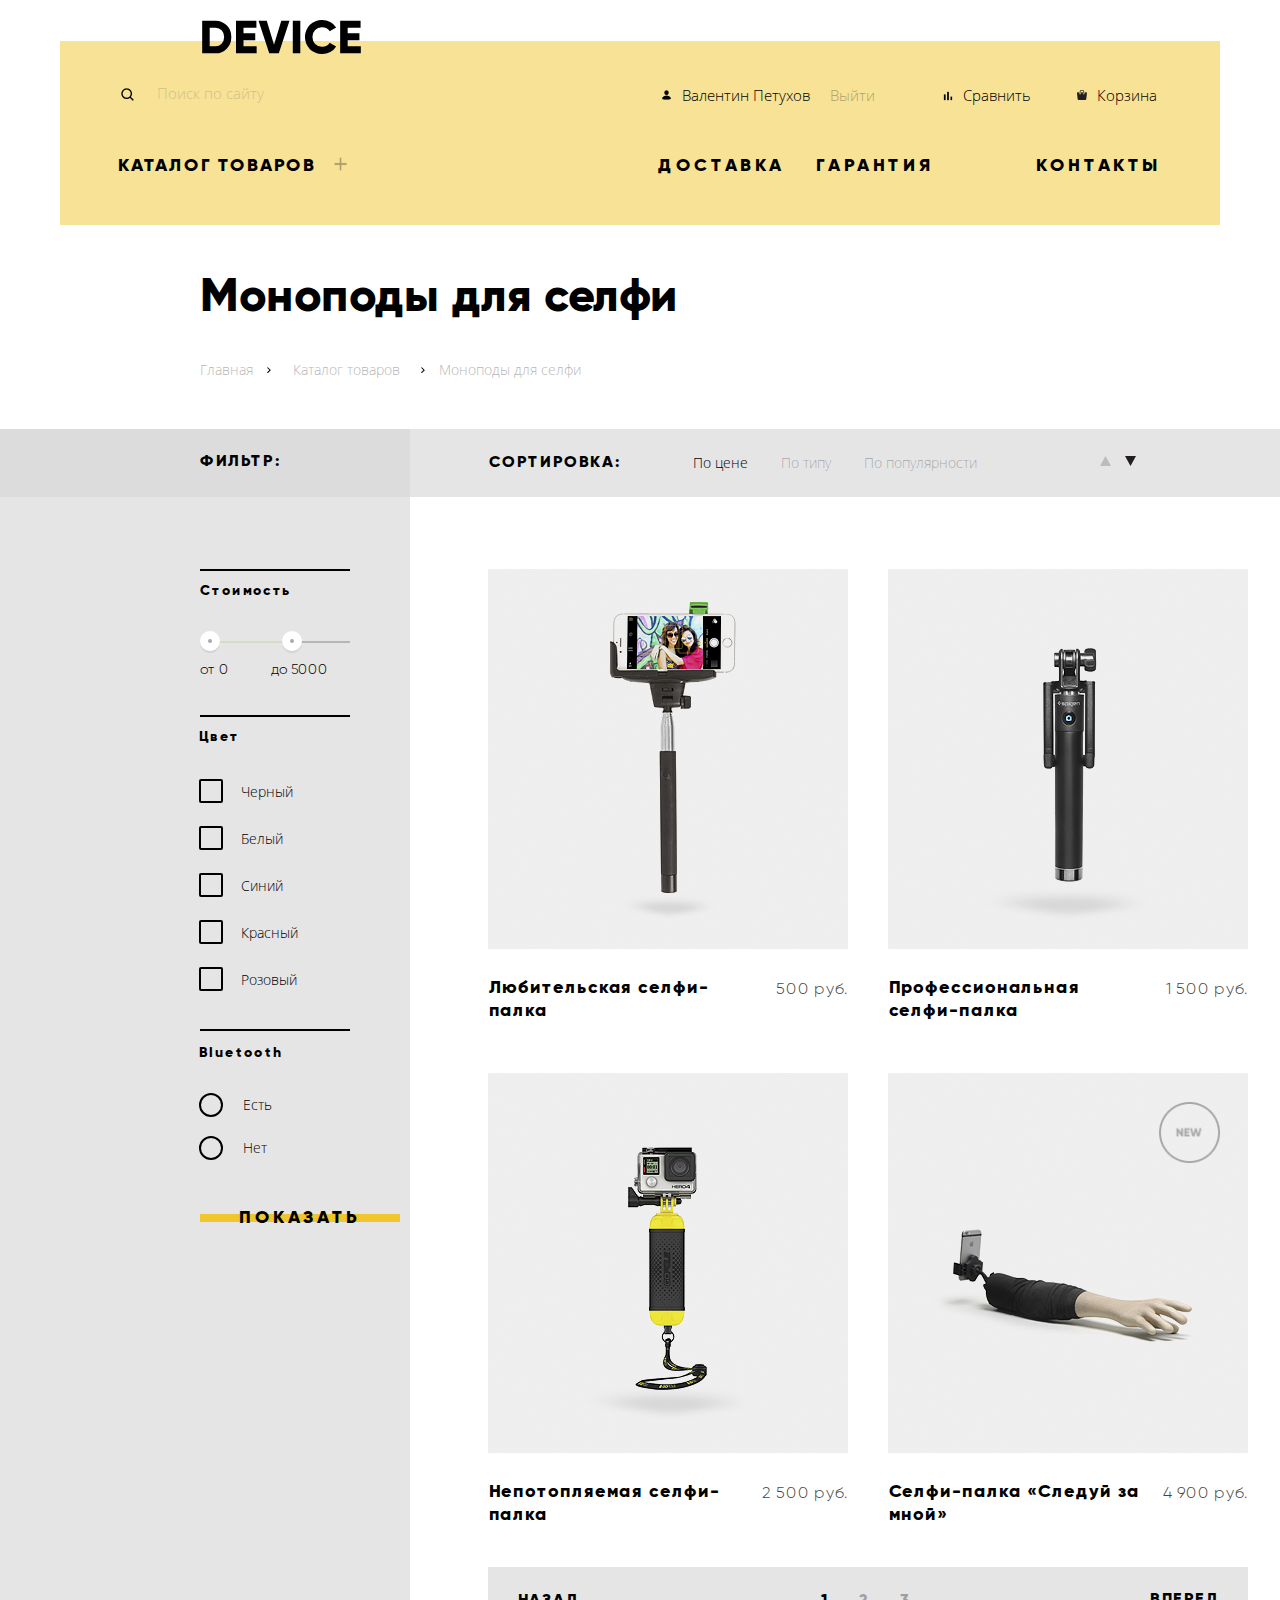
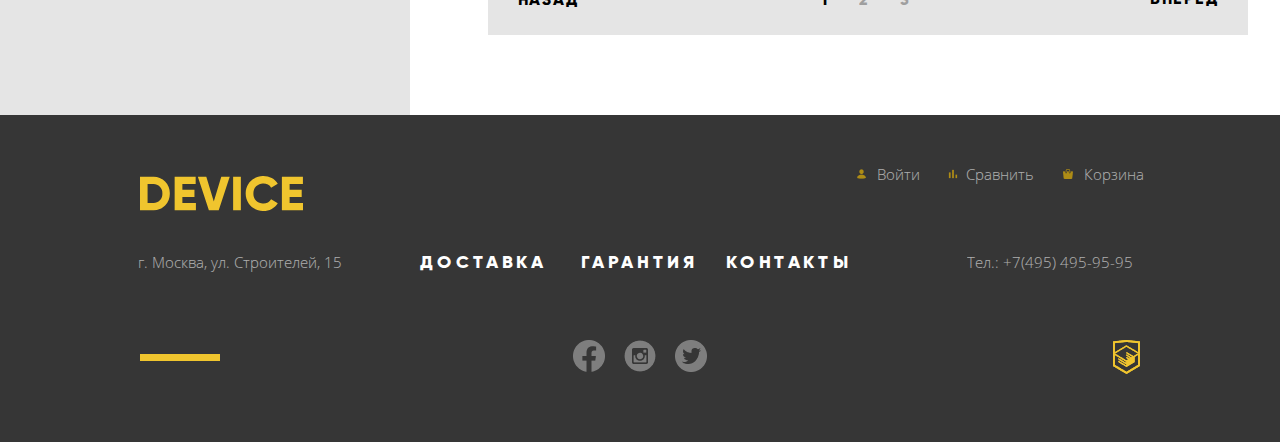
<file: inner.html>
<!DOCTYPE html>
<html class="page" lang="ru">
  <head>
    <link rel="stylesheet" href="css/normalize.css">
    <link rel="stylesheet" href="css/style.css">
    <meta charset="utf-8" />
    <title>Моноподы для селфи</title>
  </head>
  <body class="main_container">
    <header>
      <a href="index.html" class="header_logo"
        ><img src="img/logo_device.svg" width="163" height="34" alt="logo"
      /></a>
      <div class="header_block11">
        <form class="search_flex">
          <span class="search_img"></span>
          <input class="search" type="search" placeholder="Поиск по сайту" />
          <input class="search_button" type="submit" value="Найти" />
        </form>
        <div class="valentin"> 
          <a class="link_style1 enter_img" href="">
            Валентин Петухов
          </a>
          <a class="link_style1 exit" href="">
            Выйти
          </a>
        </div>
        <a class="link_style1 compare_img compare1" href="">
          Сравнить
        </a>
        <a class="link_style1 basket_img basket1" href="">
          Корзина
        </a>
      </div>
      <nav>  
        <ul class="header_block2">
          <li class="main_catalog">
            <div class="catalog link_style1 header_block_style_catalog menu_close">
              <div>Каталог товаров</div>
              <img class="plus_img" width="17" height="15" src="./img/icon_plus.png" alt="+" />
            </div>
            <div class="catalog_menu">
              <div>
                <ul>
                  <li><a class="menu_style2 link_style1" href="">Виртуальная реальность</a></li>
                  <li><a class="menu_style2 link_style1" href="inner.html">Моноподы для селфи</a></li>
                  <li><a class="menu_style2 link_style1" href="">Экшн-камеры</a></li>
                </ul>  
              </div>
              <div>
                <ul>
                  <li><a class="menu_style2 link_style1" href="">Фитнес-браслеты</a></li>
                  <li><a class="menu_style2 link_style1" href="">Умные часы</a></li>
                </ul>
              </div>
              <div>
                <ul>
                  <li><a class="menu_style2 link_style1" href="">Квадрокоптер</a></li>
                </ul>  
              </div>
            </div>
          </li>
          <li class="header_block_style link_style1">
            <a href="">
              Доставка
            </a>
          </li>
          <li class="header_block_style4 link_style1">
            <a href="">
              Гарантия
            </a>
          </li>
          <li class="header_block_style link_style1 contact_title">
            <a href="">
              Контакты
            </a>
          </li>
        </ul>
      </nav>
    </header>

   <section> 
    <div>
      <h1 class="title">Моноподы для селфи</h1>
    </div>
    <ul class="breadcrumbs_grid">
      <li>
        <a class="breadcrumbs_link" href="index.html">
          <div class="breadcrumbs_style">Главная</div> 
          <div class="arrow"></div>
        </a>
      </li>
      <li>
        <a class="breadcrumbs_link" href="">
          <div class="breadcrumbs_style2">Каталог товаров</div> 
          <div class="arrow"></div>
        </a>
      </li>
      <li class="breadcrumbs">Моноподы для селфи</li>
    </ul>
   </section> 

  <main class="inner_main">
      <p class="filter_title">Фильтр:</p> 
      <section class="sort">
        <h2 class="sort_text">Сортировка:</h2>
        <ul class="sort_list">
          <li class="on_price current">
            <a href="#">
              По цене
            </a>
          </li>
          <li class="on_type">
            <a href="#">
              По типу
            </a>
          </li>
          <li class="on_popularity">
            <a href="#">
              По популярности
            </a>
          </li>
        </ul>
        <ul class="sort_list_min">
          <li class="max">
            <a href="#">
              <span class="visually-hidden">
                По возрастанию
              </span>
            </a>
          </li>
          <li class="min">
            <a href="#">
              <span class="visually-hidden">
                По убыванию
              </span>
            </a>
          </li>
        </ul>
      </section>

      <div class="filter">   
        <section class="multiselect">
          <h2 class="visually-hidden">Multislider</h2>
          <h2 class="border_top filter_bold" >Стоимость</h2>
          <div class="range_controls">
            <div class="scale">
              <div class="bar"></div>
            </div>
            <div class="range_toggle range_toggle_min"></div>
            <div class="range_toggle range_toggle_max"></div>
          </div>
          <div class="price_row">
            <p class="prie_left">от 0</p>
            <p class="price_right">до 5000</p>
          </div>
        </section>

      <form class="border_top" action="https://echo.htmlacademy.ru/" method="GET">
        <fieldset class="colors">
          <legend class="filter_bold">Цвет</legend>
          <label class="filter_normal check_color check option">
            <input class="check_input" type="checkbox" name="Black"/>
            <span class="check_box"></span>
            <span class="text_type"> Черный</span>
          </label>
            
          <label class="filter_normal check_color check option">
            <input class="check_input" type="checkbox" name="White"/>
            <span class="check_box"></span>
            <span class="text_type">Белый</span> 
          </label>

          <label class="filter_normal check_color check option">
            <input class="check_input" type="checkbox" name="Blue"/> 
            <span class="check_box"></span>
            <span class="text_type">Синий</span>
          </label>

          <label class="filter_normal check_color check option">
            <input class="check_input" type="checkbox" name="Red"/> 
            <span class="check_box"></span>
            <span class="text_type">Красный</span>
          </label>

          <label class="filter_normal check_color check option">
            <input class="check_input" type="checkbox" name="Pink"/> 
            <span class="check_box"></span>
            <span class="text_type">Розовый</span>
          </label>
        </fieldset>
       <div class="border_top"> 
        <fieldset class="bluetooth">  
          <legend class="filter_bold">Bluetooth</legend>
            <label class="filter_normal radio_style">  
              <input name="Bluetooth" type="radio" value="Have"/>Есть 
            </label>
            <label class="filter_normal radio_style">
              <input name="Bluetooth" type="radio" value="HaveNot"/>Нет
            </label> 
        </fieldset>
       </div>  
        <button class="button" type="submit">Показать</button>
      </form>
     </div>

    <section class="catalog_wrapper">
      <h3 class="visually-hidden">Каталог</h3>
     <ul class="catalog_list">
      <li class="catalog_item">
        <a href="palka500.html">
          <h4 class="device">Любительская селфи-палка</h4>
        </a>
        <p class="catalog_item_image">
          <img src="./img/item_11.jpg" width="360" height="380" alt="Любительская селфи-палка">
        </p>
        <span class="price">500 руб.</span>
        <ul class="catalog_hover">
          <li><button class="button catalog_cart">В корзину</button></li>
          <li><button class="catalog_compare">Добавить к сравнению</button></li>
        </ul>
      </li>
      <li class="catalog_item">
        <a href="catalog_item.html">
          <h4 class="device">Профессиональная селфи-палка</h4>
        </a>
        <p class="catalog_item_image">
          <img src="./img/item_21.jpg" width="360" height="380" alt="Профессиональная селфи-палка">
        </p>
        <span class="price">1 500 руб.</span>
        <ul class="catalog_hover">
           <li><button class="button catalog_cart">В корзину</button></li>
           <li><button class="catalog_compare">Добавить к сравнению</button></li>
        </ul>
      </li>
      <li class="catalog_item">
        <a href="catalog_item.html">
          <h4 class="device">Непотопляемая селфи-палка</h4>
        </a>
        <p class="catalog_item_image">
          <img src="./img/item_31.jpg" width="360" height="380" alt="Непотопляемая селфи-палка">
        </p>
        <span class="price">2 500 руб.</span>
        <ul class="catalog_hover">
          <li><button class="button catalog_cart">В корзину</button></li>
          <li><button class="catalog_compare">Добавить к сравнению</button></li>
        </ul>
      </li>
      <li class="catalog_item new">
        <a href="catalog_item.html">
          <h4 class="device">Селфи-палка «Следуй за мной»</h4>
        </a>
        <p class="catalog_item_image">
          <img src="./img/item_41.jpg" width="360" height="380" alt="Селфи-палка «Следуй за мной»">
        </p>
        <span class="price">4 900 руб.</span>
        <ul class="catalog_hover">
          <li><button class="button catalog_cart">В корзину</button></li>
          <li><button class="catalog_compare">Добавить к сравнению</button></li>
        </ul>
      </li>
    </ul>
    <div class="nav_pages" >
      <a class="back" href="">Назад</a>
      <span class="pages">  
        <a class="page_1" href="">1</a>
        <a class="page_2" href="">2</a>
        <a class="page_3" href="">3</a>
      </span>  
      <a class="forward" href="">Вперед</a>
    </div>  
    </section>   
    </main> 
  
    <footer>
      <div class="footer_block33">
        <a class="enter link_style2 footer_enter_img" href="">Войти</a>
        <a class="compare link_style2 footer_chart_img" href="">Сравнить</a>
        <a class="basket link_style2 footer_basket_img" href="">Корзина</a>
      </div>

      <a class="footer_logo" href="index.html"><img src="img/logo_yellow.svg" width="163" height="35" alt="DEVICE" /></a>

      <div class="footer_block2">
        <address class="adress">г. Москва, ул. Строителей, 15</address>
        <div>
          <a class="footer_services link_style3" href="">Доставка</a>
          <a class="footer_services1 link_style3" href="">Гарантия</a>
          <a class="footer_services2 link_style3" href="">Контакты</a>
        </div>
        <a class="phone" href="tel:74954959595">Тел.: +7(495) 495-95-95</a>
      </div>

      <section class="footer_block1">
        <h2 class="visually-hidden">социальные сети</h2>
        <div class="rect_footer"></div>
        <div class="social">
          <a class="logo_face" href="http://www.facebook.com/"
            ><img src="img/icon_facebook.png" width="32" height="32" alt="Facebook"
          /></a>
          <a class="logo_inst" href="http://www.instagram.com/"
            ><img src="img/icon_instagram.png" width="32" height="32" alt="Instagram"
          /></a>
          <a class="logo_twit" href="http://www.twitter.com/"
            ><img src="img/icon_witter.png" width="32" height="32" alt="Twitter"
          /></a>
        </div>
        <a class="academy" href="https://htmlacademy.ru/intensive/htmlcss"
          ><img src="img/logo_html.png" width="27" height="34" alt=" HTML Academy"
        /></a>
      </section>
    </footer>
  <script src="./js/script.js"> </script>
  </body>
</html>
</file>
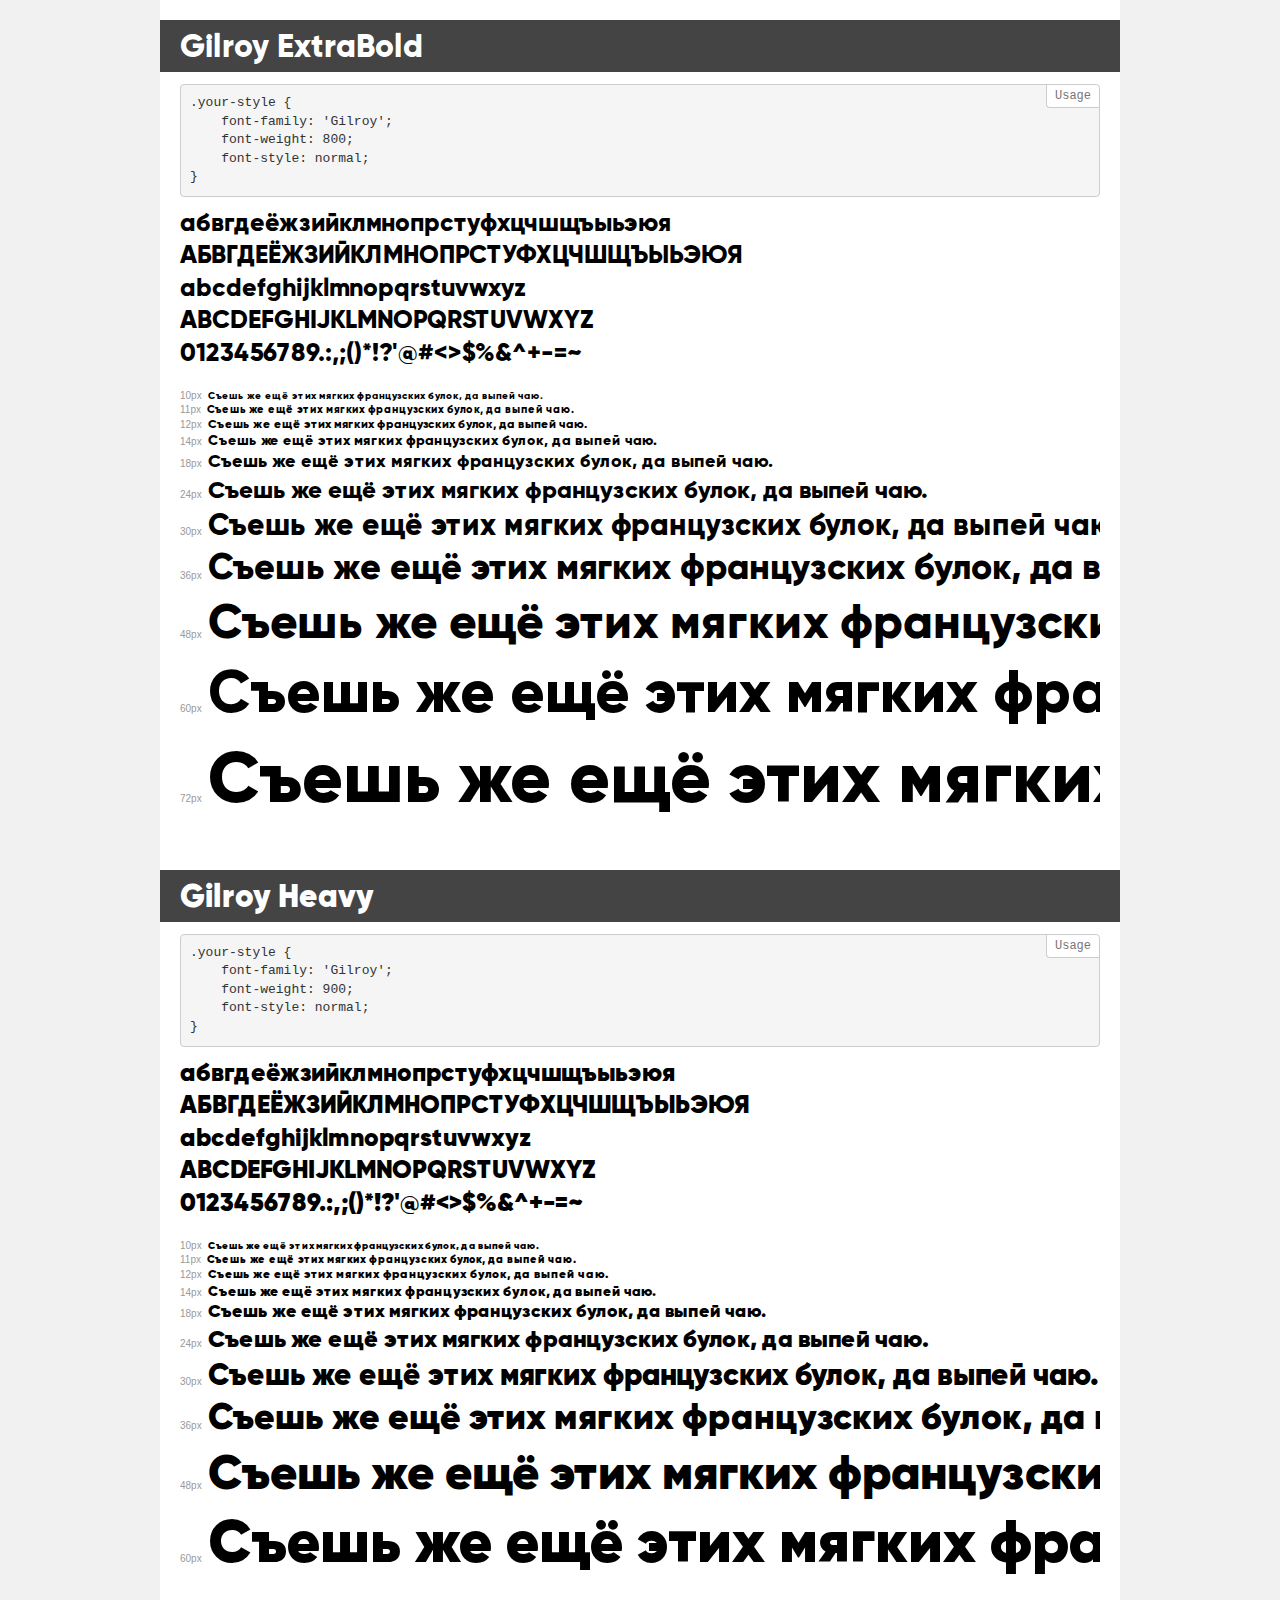
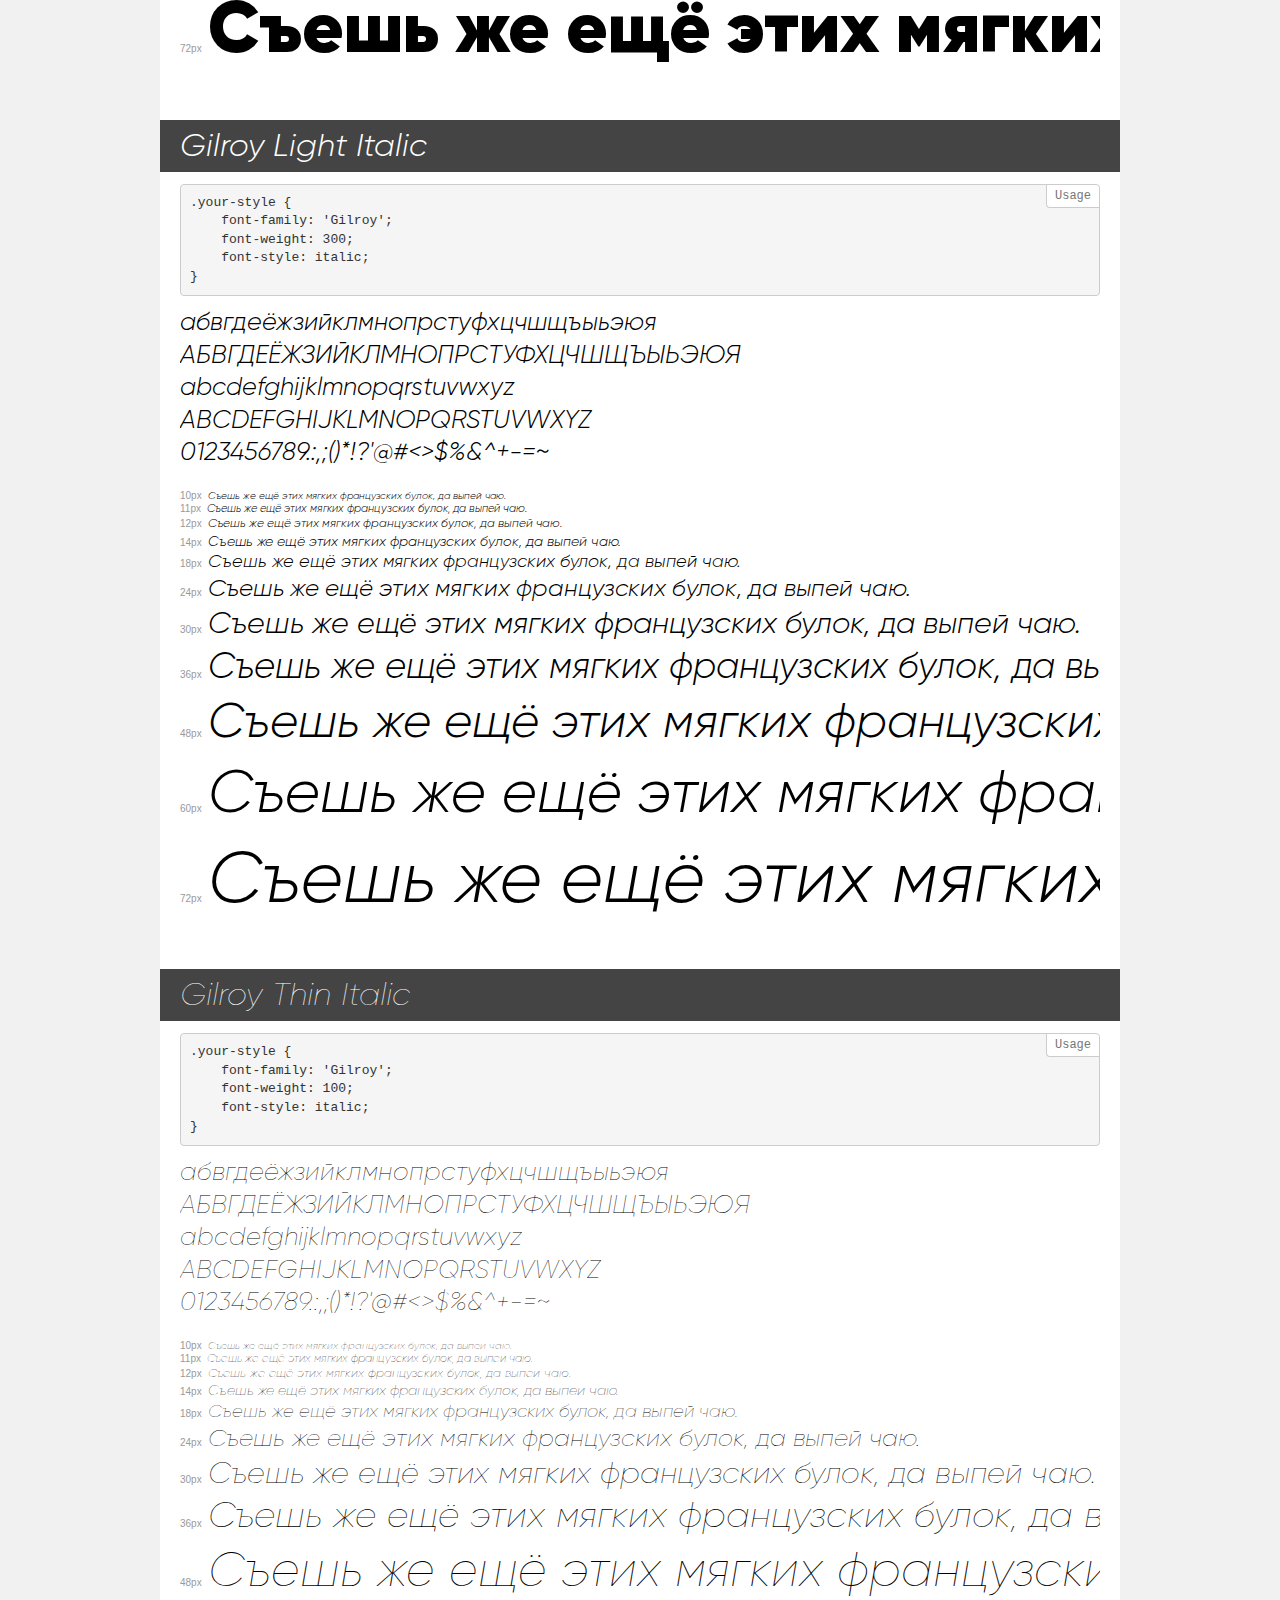
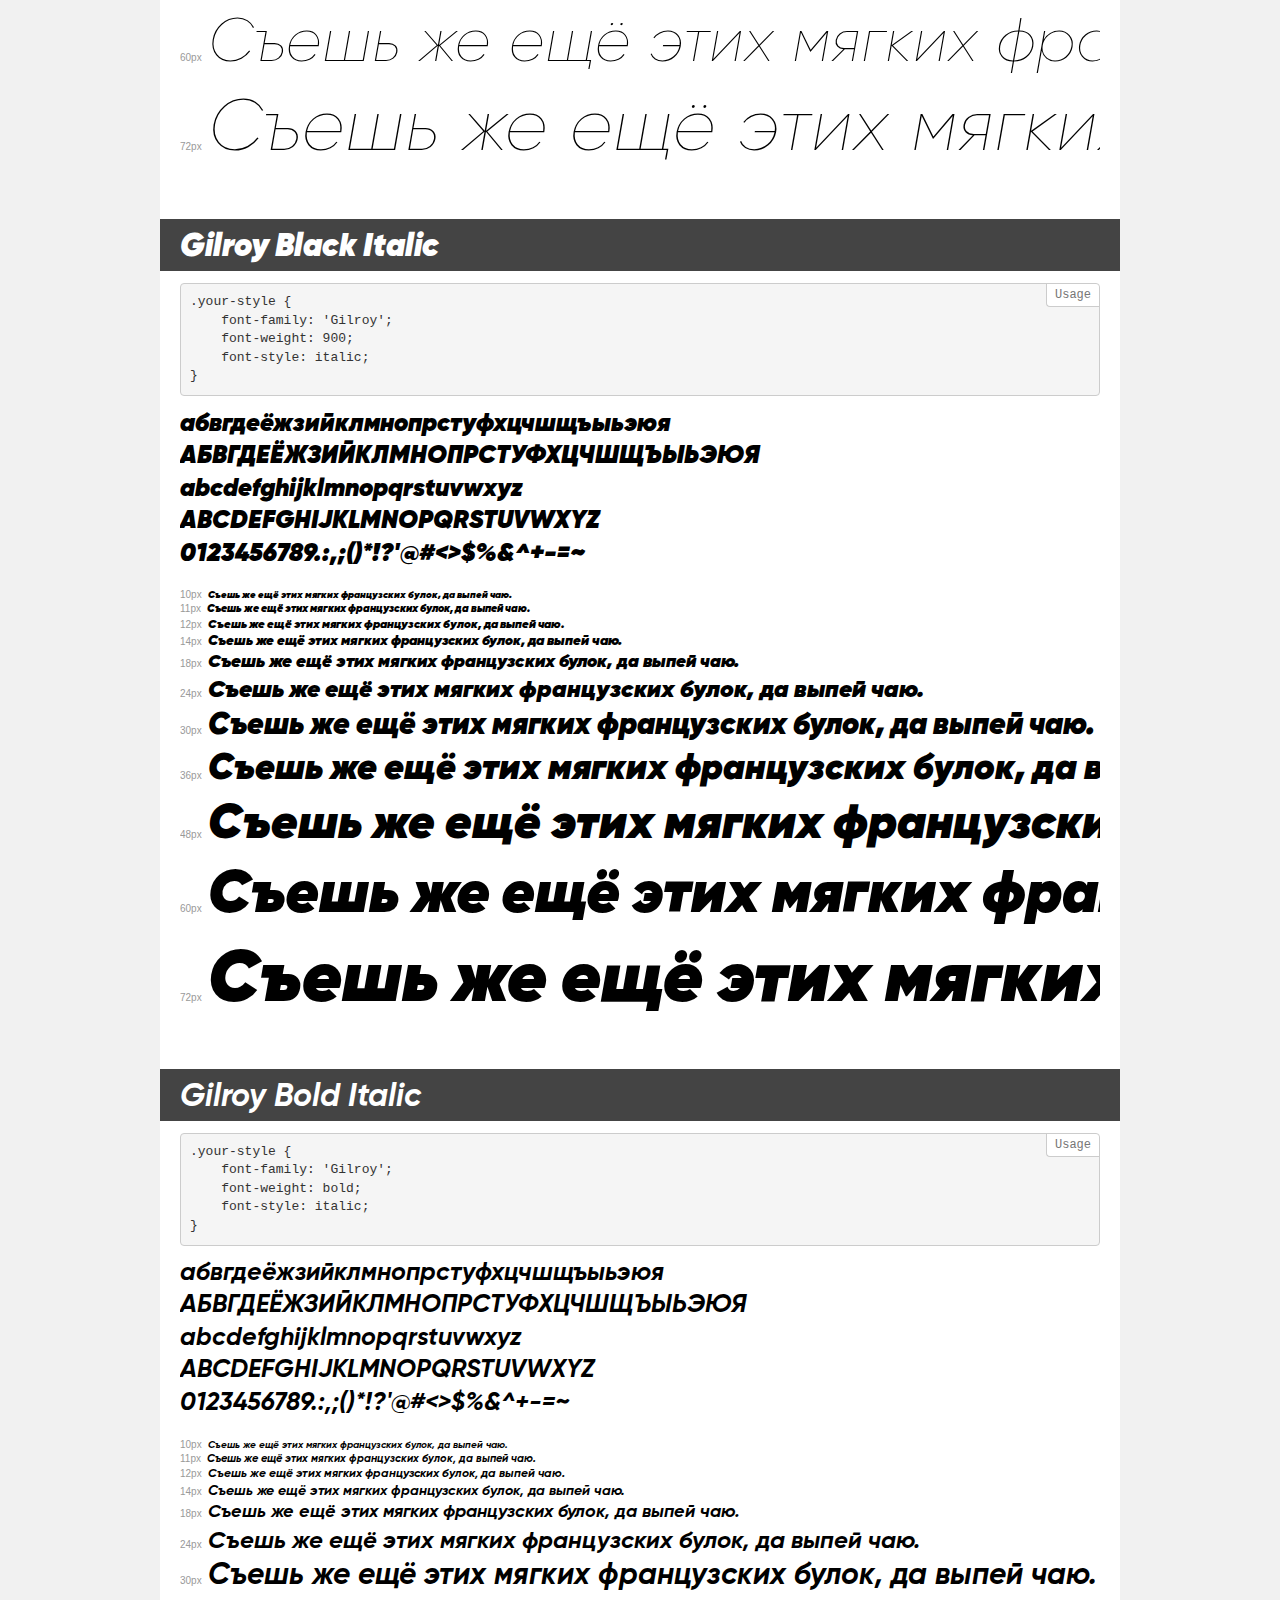
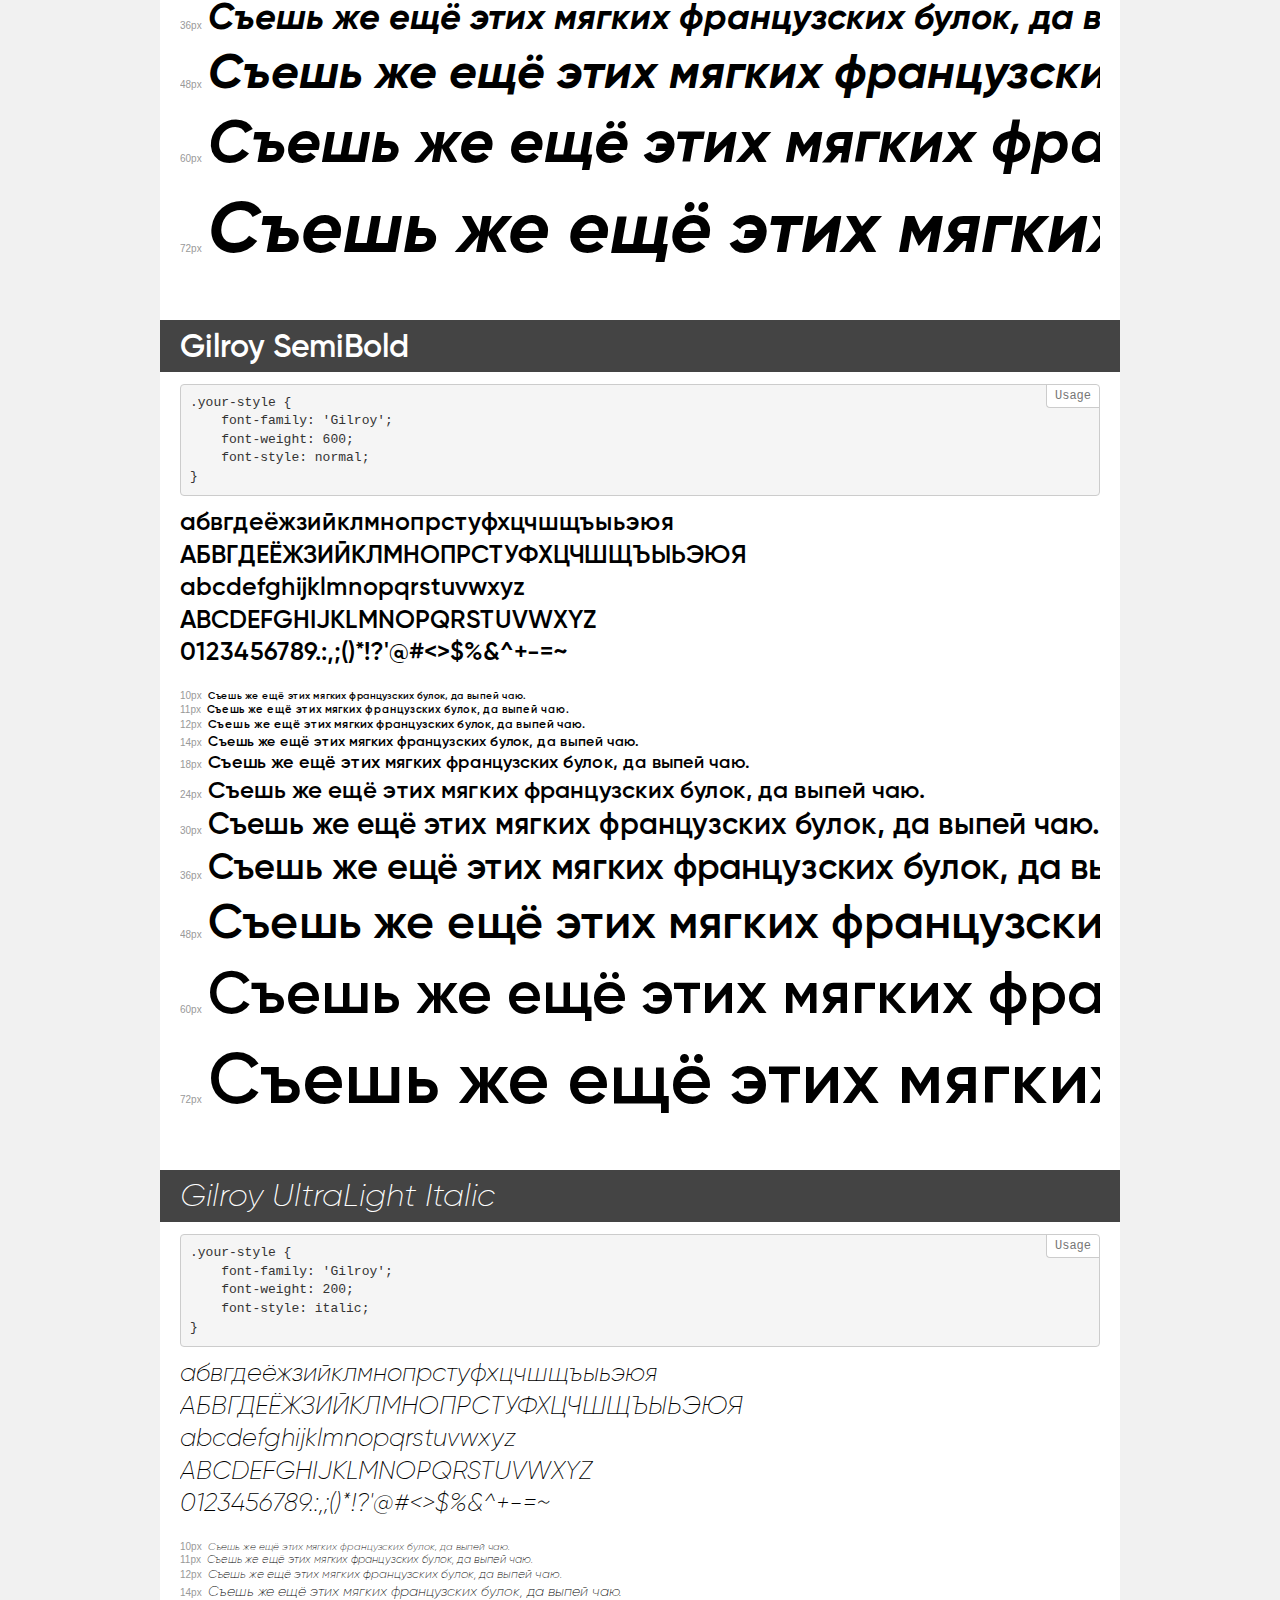
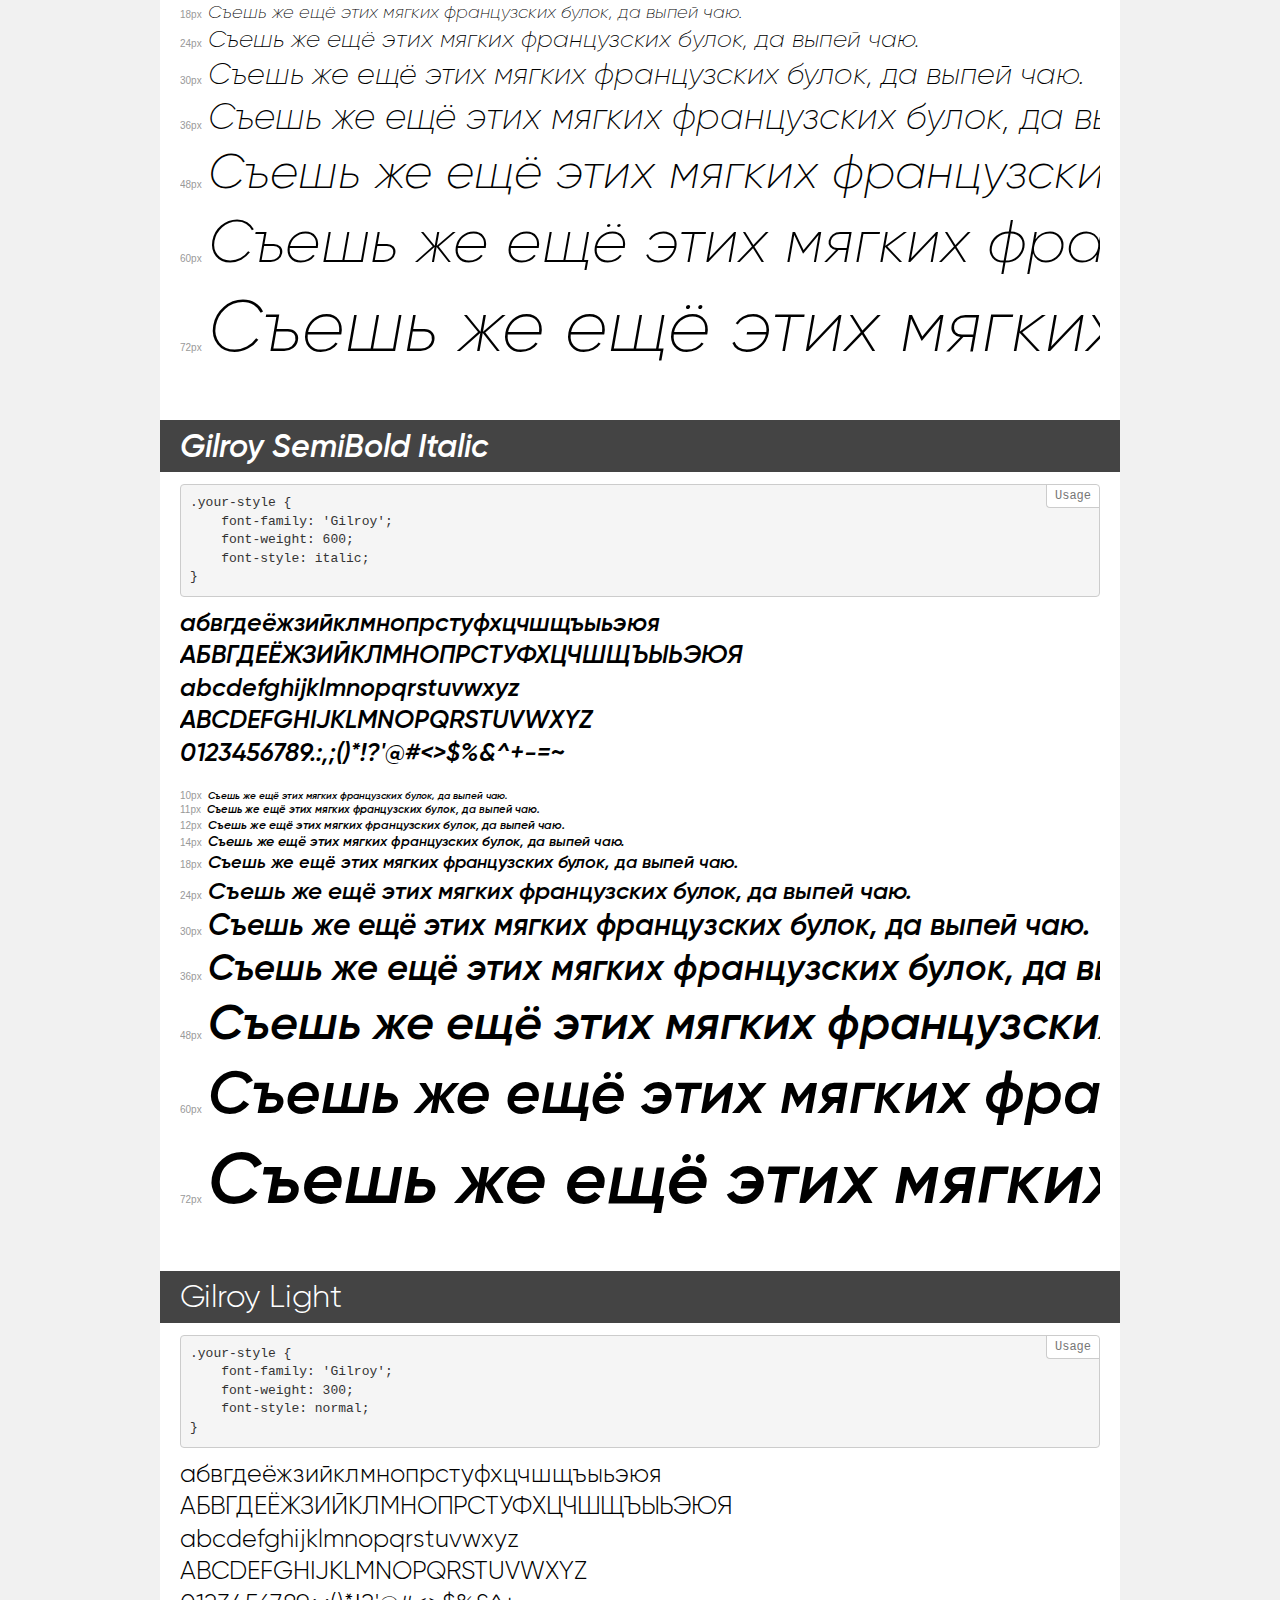
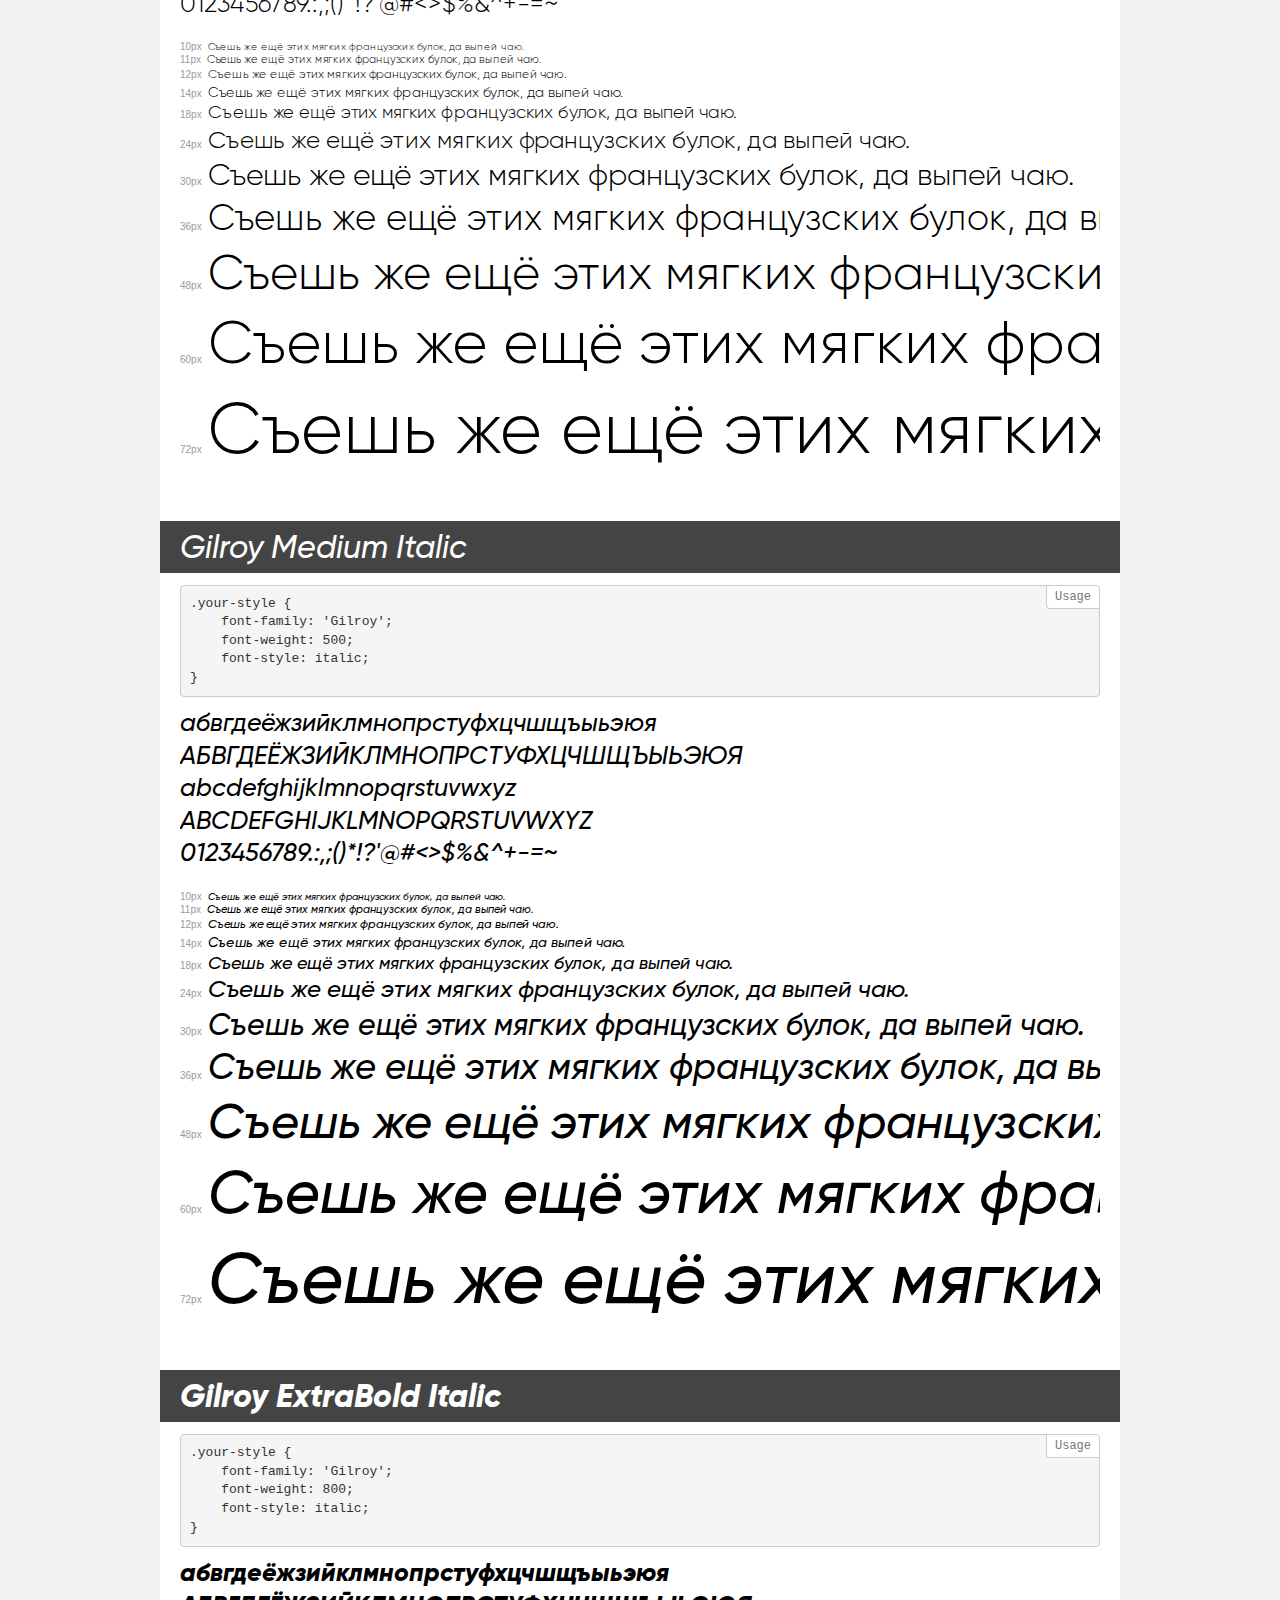
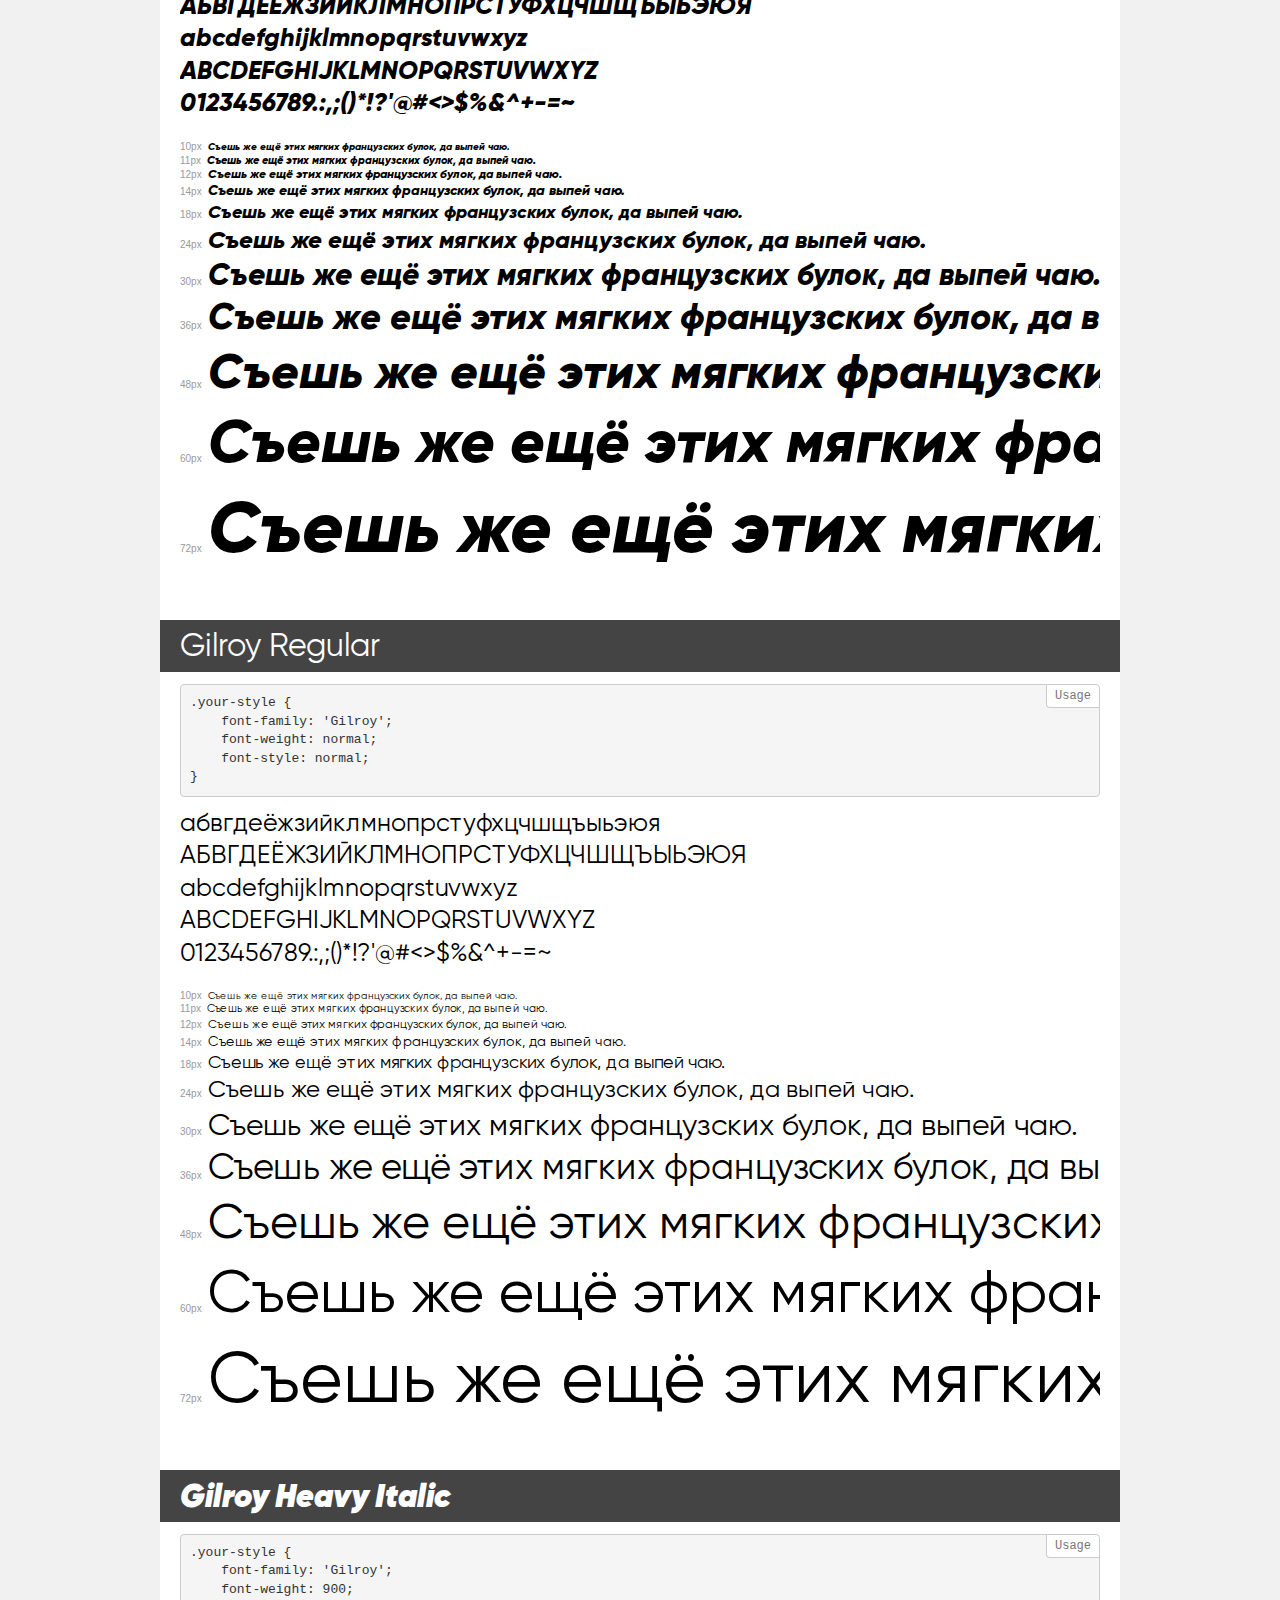
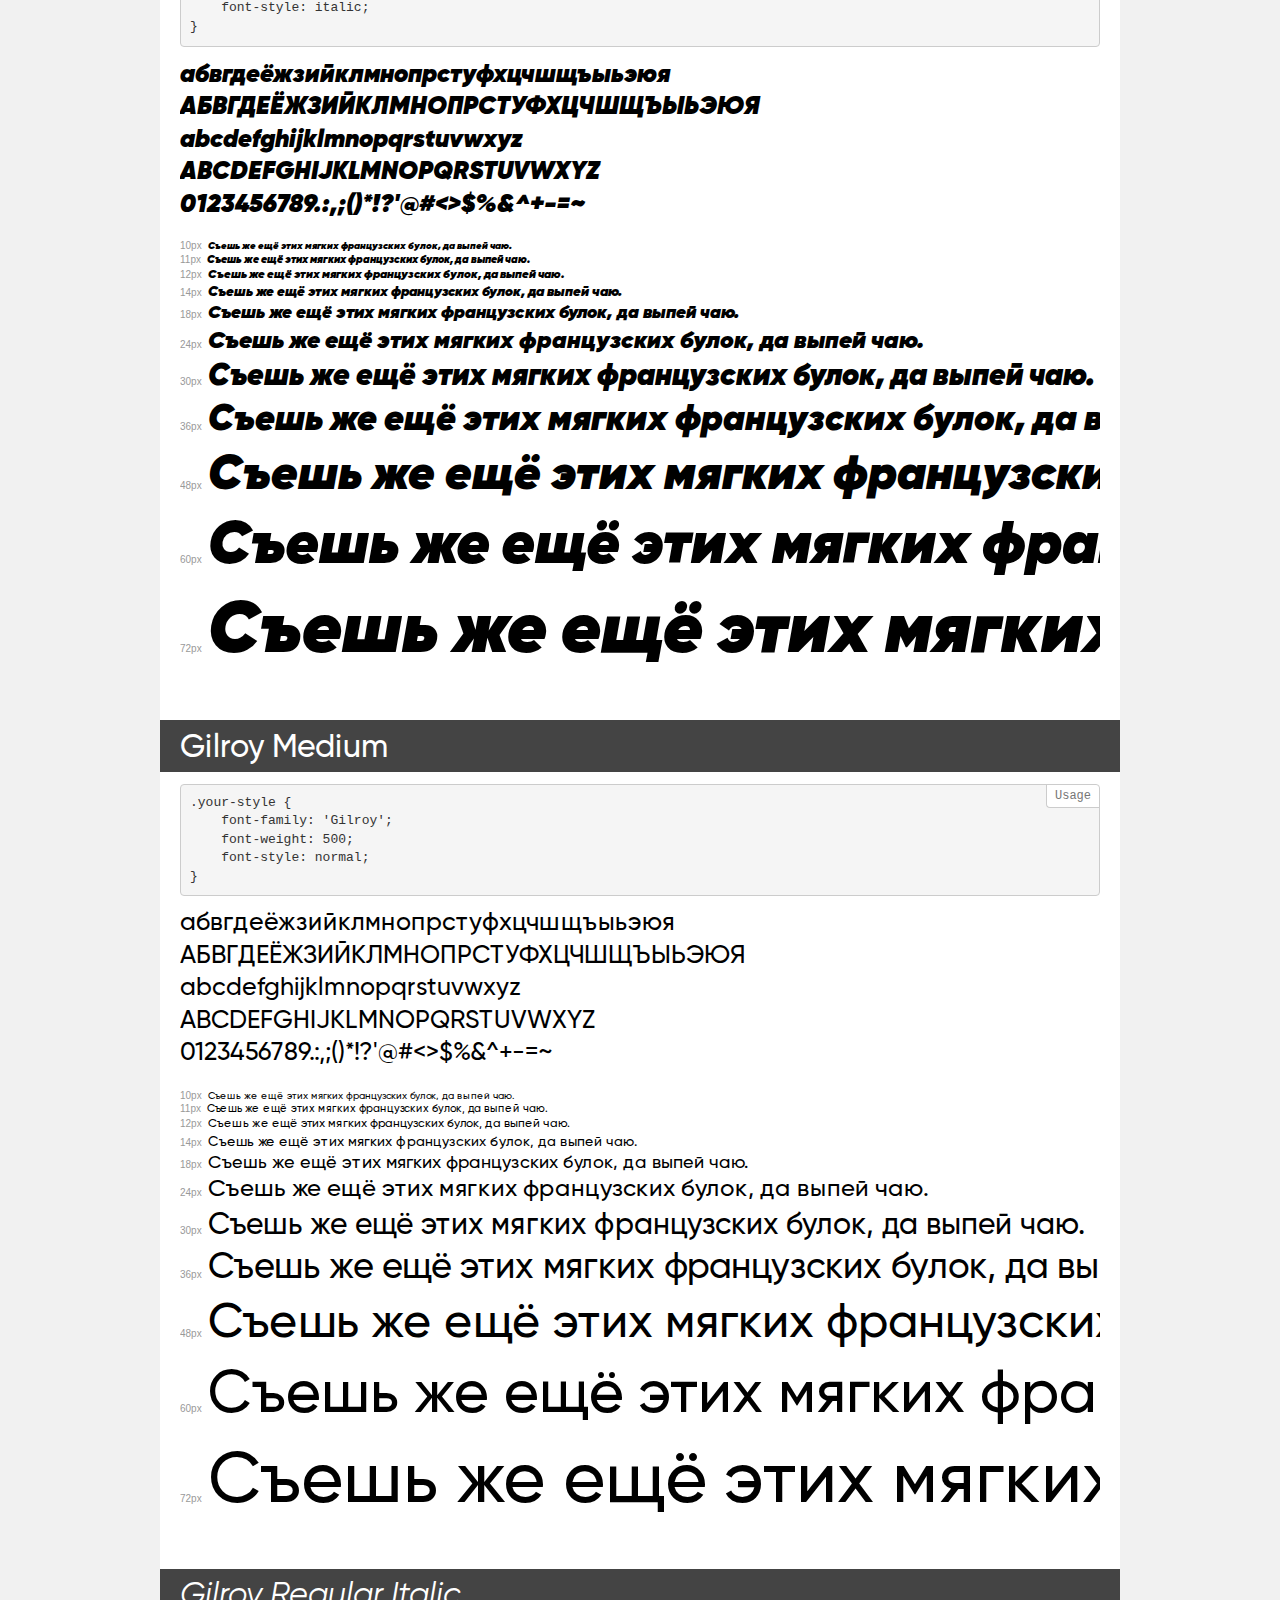
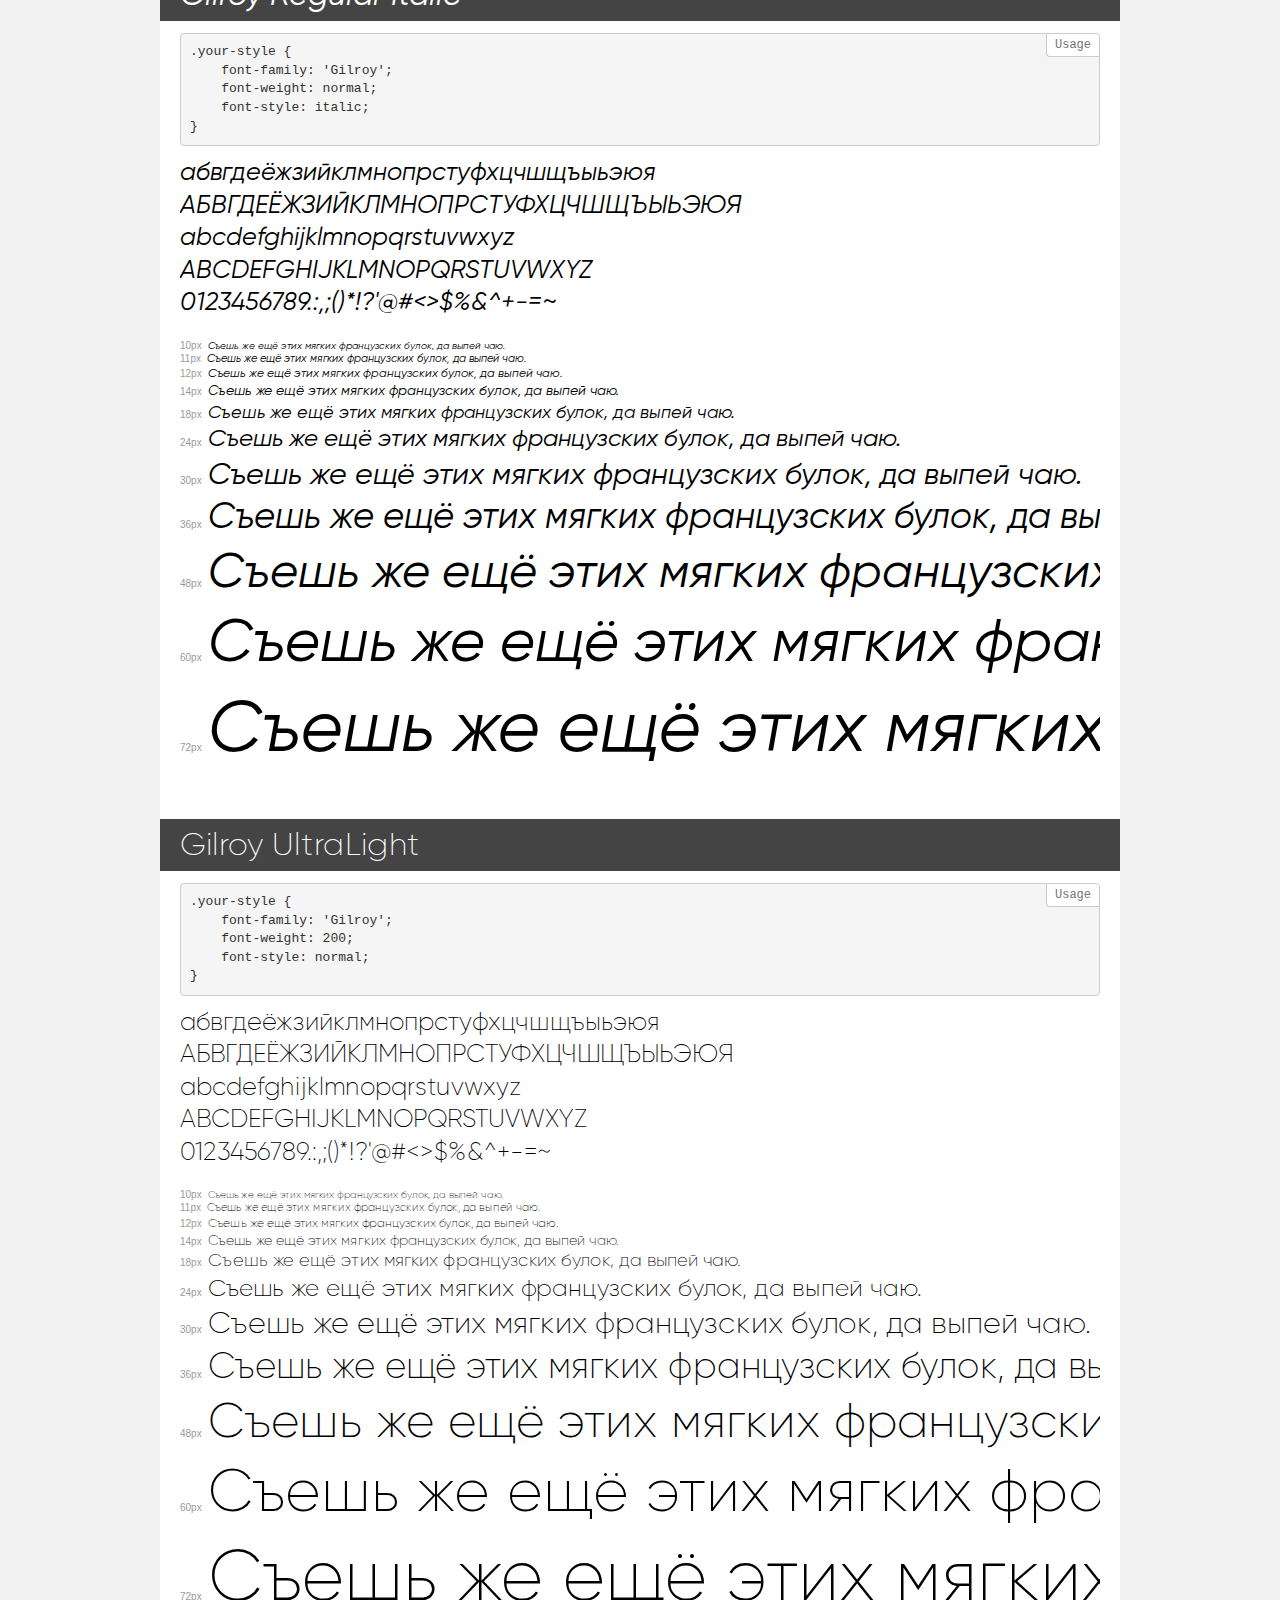
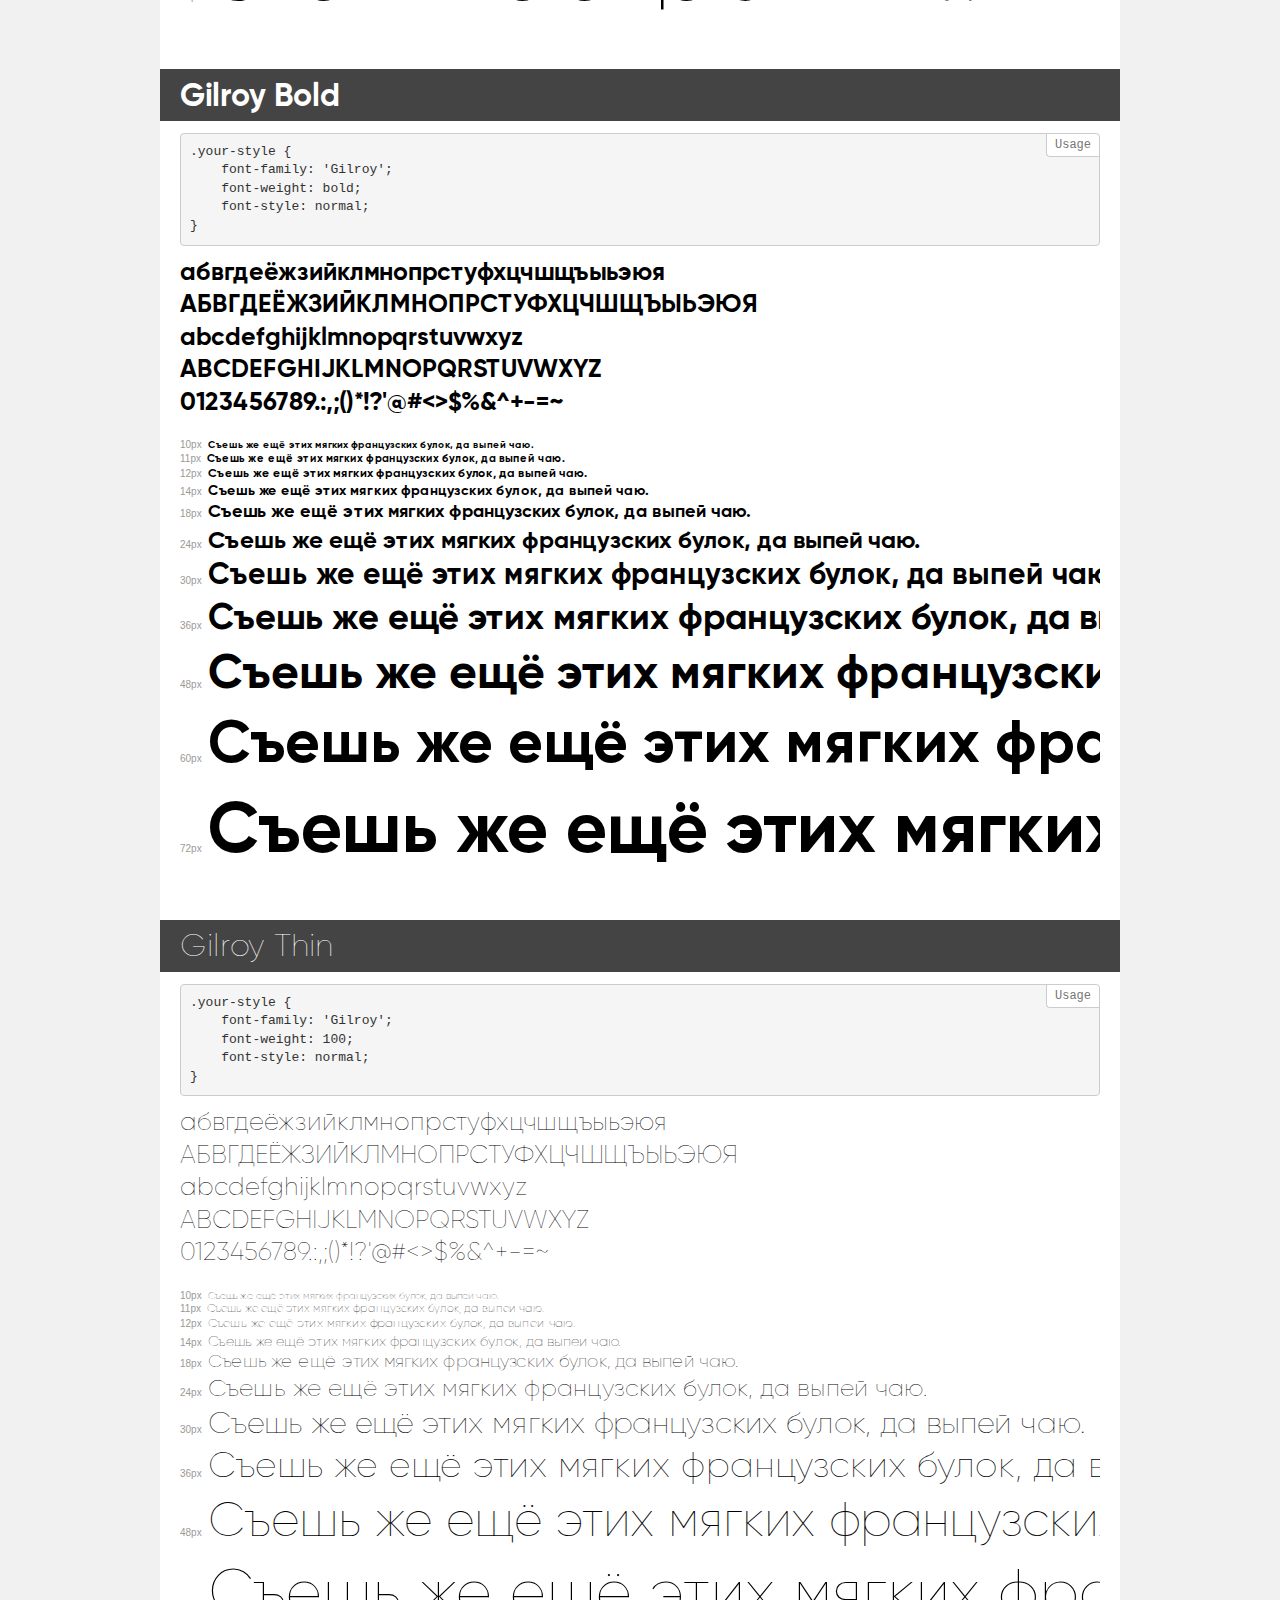
<file: fonts/demo.html>
<!DOCTYPE html>
<html>
<head>
    <meta charset="utf-8">
    <meta http-equiv="X-UA-Compatible" content="IE=edge">
    <meta name="viewport" content="width=device-width, initial-scale=1">
    <meta name="robots" content="noindex, noarchive">
    <meta name="format-detection" content="telephone=no">
    <title>Transfonter demo</title>
    <link href="stylesheet.css" rel="stylesheet">
    <style>
        /*
        http://meyerweb.com/eric/tools/css/reset/
        v2.0 | 20110126
        License: none (public domain)
        */
        html, body, div, span, applet, object, iframe,
        h1, h2, h3, h4, h5, h6, p, blockquote, pre,
        a, abbr, acronym, address, big, cite, code,
        del, dfn, em, img, ins, kbd, q, s, samp,
        small, strike, strong, sub, sup, tt, var,
        b, u, i, center,
        dl, dt, dd, ol, ul, li,
        fieldset, form, label, legend,
        table, caption, tbody, tfoot, thead, tr, th, td,
        article, aside, canvas, details, embed,
        figure, figcaption, footer, header, hgroup,
        menu, nav, output, ruby, section, summary,
        time, mark, audio, video {
            margin: 0;
            padding: 0;
            border: 0;
            font-size: 100%;
            font: inherit;
            vertical-align: baseline;
        }
        /* HTML5 display-role reset for older browsers */
        article, aside, details, figcaption, figure,
        footer, header, hgroup, menu, nav, section {
            display: block;
        }
        body {
            line-height: 1;
        }
        ol, ul {
            list-style: none;
        }
        blockquote, q {
            quotes: none;
        }
        blockquote:before, blockquote:after,
        q:before, q:after {
            content: '';
            content: none;
        }
        table {
            border-collapse: collapse;
            border-spacing: 0;
        }
        /* common styles */
        body {
            background: #f1f1f1;
            color: #000;
        }
        .page {
            background: #fff;
            width: 920px;
            margin: 0 auto;
            padding: 20px 20px 0 20px;
            overflow: hidden;
        }
        .font-container {
            overflow-x: auto;
            overflow-y: hidden;
            margin-bottom: 40px;
            line-height: 1.3;
            white-space: nowrap;
            padding-bottom: 5px;
        }
        h1 {
            position: relative;
            background: #444;
            font-size: 32px;
            color: #fff;
            padding: 10px 20px;
            margin: 0 -20px 12px -20px;
        }
        .letters {
            font-size: 25px;
            margin-bottom: 20px;
        }
        .s10:before {
            content: '10px';
        }
        .s11:before {
            content: '11px';
        }
        .s12:before {
            content: '12px';
        }
        .s14:before {
            content: '14px';
        }
        .s18:before {
            content: '18px';
        }
        .s24:before {
            content: '24px';
        }
        .s30:before {
            content: '30px';
        }
        .s36:before {
            content: '36px';
        }
        .s48:before {
            content: '48px';
        }
        .s60:before {
            content: '60px';
        }
        .s72:before {
            content: '72px';
        }
        .s10:before, .s11:before, .s12:before, .s14:before,
        .s18:before, .s24:before, .s30:before, .s36:before,
        .s48:before, .s60:before, .s72:before {
            font-family: Arial, sans-serif;
            font-size: 10px;
            font-weight: normal;
            font-style: normal;
            color: #999;
            padding-right: 6px;
        }
        pre {
            display: block;
            position: relative;
            padding: 9px;
            margin: 0 0 10px;
            font-family: Monaco, Menlo, Consolas, "Courier New", monospace !important;
            font-size: 13px;
            line-height: 1.428571429;
            color: #333;
            font-weight: normal !important;
            font-style: normal !important;
            background-color: #f5f5f5;
            border: 1px solid #ccc;
            overflow-x: auto;
            border-radius: 4px;
        }
        pre:after {
            display: block;
            position: absolute;
            right: 0;
            top: 0;
            content: 'Usage';
            line-height: 1;
            padding: 5px 8px;
            font-size: 12px;
            color: #767676;
            background-color: #fff;
            border: 1px solid #ccc;
            border-right: none;
            border-top: none;
            border-radius: 0 4px 0 4px;
            z-index: 10;
        }
        /* responsive */
        @media (max-width: 959px) {
            .page {
                width: auto;
                margin: 0;
            }
        }
    </style>
</head>
<body>
<div class="page">
    <div class="demo" style="font-family: 'Gilroy'; font-weight: 800; font-style: normal;">
        <h1>Gilroy ExtraBold</h1>
        <pre>.your-style {
    font-family: 'Gilroy';
    font-weight: 800;
    font-style: normal;
}</pre>
        <div class="font-container">
            <p class="letters">
                абвгдеёжзийклмнопрстуфхцчшщъыьэюя<br>
АБВГДЕЁЖЗИЙКЛМНОПРСТУФХЦЧШЩЪЫЬЭЮЯ<br>
abcdefghijklmnopqrstuvwxyz<br>
ABCDEFGHIJKLMNOPQRSTUVWXYZ<br>
                0123456789.:,;()*!?'@#<>$%&^+-=~
            </p>
            <p class="s10" style="font-size: 10px;">Съешь же ещё этих мягких французских булок, да выпей чаю.</p>
            <p class="s11" style="font-size: 11px;">Съешь же ещё этих мягких французских булок, да выпей чаю.</p>
            <p class="s12" style="font-size: 12px;">Съешь же ещё этих мягких французских булок, да выпей чаю.</p>
            <p class="s14" style="font-size: 14px;">Съешь же ещё этих мягких французских булок, да выпей чаю.</p>
            <p class="s18" style="font-size: 18px;">Съешь же ещё этих мягких французских булок, да выпей чаю.</p>
            <p class="s24" style="font-size: 24px;">Съешь же ещё этих мягких французских булок, да выпей чаю.</p>
            <p class="s30" style="font-size: 30px;">Съешь же ещё этих мягких французских булок, да выпей чаю.</p>
            <p class="s36" style="font-size: 36px;">Съешь же ещё этих мягких французских булок, да выпей чаю.</p>
            <p class="s48" style="font-size: 48px;">Съешь же ещё этих мягких французских булок, да выпей чаю.</p>
            <p class="s60" style="font-size: 60px;">Съешь же ещё этих мягких французских булок, да выпей чаю.</p>
            <p class="s72" style="font-size: 72px;">Съешь же ещё этих мягких французских булок, да выпей чаю.</p>
        </div>
    </div>
    <div class="demo" style="font-family: 'Gilroy'; font-weight: 900; font-style: normal;">
        <h1>Gilroy Heavy</h1>
        <pre>.your-style {
    font-family: 'Gilroy';
    font-weight: 900;
    font-style: normal;
}</pre>
        <div class="font-container">
            <p class="letters">
                абвгдеёжзийклмнопрстуфхцчшщъыьэюя<br>
АБВГДЕЁЖЗИЙКЛМНОПРСТУФХЦЧШЩЪЫЬЭЮЯ<br>
abcdefghijklmnopqrstuvwxyz<br>
ABCDEFGHIJKLMNOPQRSTUVWXYZ<br>
                0123456789.:,;()*!?'@#<>$%&^+-=~
            </p>
            <p class="s10" style="font-size: 10px;">Съешь же ещё этих мягких французских булок, да выпей чаю.</p>
            <p class="s11" style="font-size: 11px;">Съешь же ещё этих мягких французских булок, да выпей чаю.</p>
            <p class="s12" style="font-size: 12px;">Съешь же ещё этих мягких французских булок, да выпей чаю.</p>
            <p class="s14" style="font-size: 14px;">Съешь же ещё этих мягких французских булок, да выпей чаю.</p>
            <p class="s18" style="font-size: 18px;">Съешь же ещё этих мягких французских булок, да выпей чаю.</p>
            <p class="s24" style="font-size: 24px;">Съешь же ещё этих мягких французских булок, да выпей чаю.</p>
            <p class="s30" style="font-size: 30px;">Съешь же ещё этих мягких французских булок, да выпей чаю.</p>
            <p class="s36" style="font-size: 36px;">Съешь же ещё этих мягких французских булок, да выпей чаю.</p>
            <p class="s48" style="font-size: 48px;">Съешь же ещё этих мягких французских булок, да выпей чаю.</p>
            <p class="s60" style="font-size: 60px;">Съешь же ещё этих мягких французских булок, да выпей чаю.</p>
            <p class="s72" style="font-size: 72px;">Съешь же ещё этих мягких французских булок, да выпей чаю.</p>
        </div>
    </div>
    <div class="demo" style="font-family: 'Gilroy'; font-weight: 300; font-style: italic;">
        <h1>Gilroy Light Italic</h1>
        <pre>.your-style {
    font-family: 'Gilroy';
    font-weight: 300;
    font-style: italic;
}</pre>
        <div class="font-container">
            <p class="letters">
                абвгдеёжзийклмнопрстуфхцчшщъыьэюя<br>
АБВГДЕЁЖЗИЙКЛМНОПРСТУФХЦЧШЩЪЫЬЭЮЯ<br>
abcdefghijklmnopqrstuvwxyz<br>
ABCDEFGHIJKLMNOPQRSTUVWXYZ<br>
                0123456789.:,;()*!?'@#<>$%&^+-=~
            </p>
            <p class="s10" style="font-size: 10px;">Съешь же ещё этих мягких французских булок, да выпей чаю.</p>
            <p class="s11" style="font-size: 11px;">Съешь же ещё этих мягких французских булок, да выпей чаю.</p>
            <p class="s12" style="font-size: 12px;">Съешь же ещё этих мягких французских булок, да выпей чаю.</p>
            <p class="s14" style="font-size: 14px;">Съешь же ещё этих мягких французских булок, да выпей чаю.</p>
            <p class="s18" style="font-size: 18px;">Съешь же ещё этих мягких французских булок, да выпей чаю.</p>
            <p class="s24" style="font-size: 24px;">Съешь же ещё этих мягких французских булок, да выпей чаю.</p>
            <p class="s30" style="font-size: 30px;">Съешь же ещё этих мягких французских булок, да выпей чаю.</p>
            <p class="s36" style="font-size: 36px;">Съешь же ещё этих мягких французских булок, да выпей чаю.</p>
            <p class="s48" style="font-size: 48px;">Съешь же ещё этих мягких французских булок, да выпей чаю.</p>
            <p class="s60" style="font-size: 60px;">Съешь же ещё этих мягких французских булок, да выпей чаю.</p>
            <p class="s72" style="font-size: 72px;">Съешь же ещё этих мягких французских булок, да выпей чаю.</p>
        </div>
    </div>
    <div class="demo" style="font-family: 'Gilroy'; font-weight: 100; font-style: italic;">
        <h1>Gilroy Thin Italic</h1>
        <pre>.your-style {
    font-family: 'Gilroy';
    font-weight: 100;
    font-style: italic;
}</pre>
        <div class="font-container">
            <p class="letters">
                абвгдеёжзийклмнопрстуфхцчшщъыьэюя<br>
АБВГДЕЁЖЗИЙКЛМНОПРСТУФХЦЧШЩЪЫЬЭЮЯ<br>
abcdefghijklmnopqrstuvwxyz<br>
ABCDEFGHIJKLMNOPQRSTUVWXYZ<br>
                0123456789.:,;()*!?'@#<>$%&^+-=~
            </p>
            <p class="s10" style="font-size: 10px;">Съешь же ещё этих мягких французских булок, да выпей чаю.</p>
            <p class="s11" style="font-size: 11px;">Съешь же ещё этих мягких французских булок, да выпей чаю.</p>
            <p class="s12" style="font-size: 12px;">Съешь же ещё этих мягких французских булок, да выпей чаю.</p>
            <p class="s14" style="font-size: 14px;">Съешь же ещё этих мягких французских булок, да выпей чаю.</p>
            <p class="s18" style="font-size: 18px;">Съешь же ещё этих мягких французских булок, да выпей чаю.</p>
            <p class="s24" style="font-size: 24px;">Съешь же ещё этих мягких французских булок, да выпей чаю.</p>
            <p class="s30" style="font-size: 30px;">Съешь же ещё этих мягких французских булок, да выпей чаю.</p>
            <p class="s36" style="font-size: 36px;">Съешь же ещё этих мягких французских булок, да выпей чаю.</p>
            <p class="s48" style="font-size: 48px;">Съешь же ещё этих мягких французских булок, да выпей чаю.</p>
            <p class="s60" style="font-size: 60px;">Съешь же ещё этих мягких французских булок, да выпей чаю.</p>
            <p class="s72" style="font-size: 72px;">Съешь же ещё этих мягких французских булок, да выпей чаю.</p>
        </div>
    </div>
    <div class="demo" style="font-family: 'Gilroy'; font-weight: 900; font-style: italic;">
        <h1>Gilroy Black Italic</h1>
        <pre>.your-style {
    font-family: 'Gilroy';
    font-weight: 900;
    font-style: italic;
}</pre>
        <div class="font-container">
            <p class="letters">
                абвгдеёжзийклмнопрстуфхцчшщъыьэюя<br>
АБВГДЕЁЖЗИЙКЛМНОПРСТУФХЦЧШЩЪЫЬЭЮЯ<br>
abcdefghijklmnopqrstuvwxyz<br>
ABCDEFGHIJKLMNOPQRSTUVWXYZ<br>
                0123456789.:,;()*!?'@#<>$%&^+-=~
            </p>
            <p class="s10" style="font-size: 10px;">Съешь же ещё этих мягких французских булок, да выпей чаю.</p>
            <p class="s11" style="font-size: 11px;">Съешь же ещё этих мягких французских булок, да выпей чаю.</p>
            <p class="s12" style="font-size: 12px;">Съешь же ещё этих мягких французских булок, да выпей чаю.</p>
            <p class="s14" style="font-size: 14px;">Съешь же ещё этих мягких французских булок, да выпей чаю.</p>
            <p class="s18" style="font-size: 18px;">Съешь же ещё этих мягких французских булок, да выпей чаю.</p>
            <p class="s24" style="font-size: 24px;">Съешь же ещё этих мягких французских булок, да выпей чаю.</p>
            <p class="s30" style="font-size: 30px;">Съешь же ещё этих мягких французских булок, да выпей чаю.</p>
            <p class="s36" style="font-size: 36px;">Съешь же ещё этих мягких французских булок, да выпей чаю.</p>
            <p class="s48" style="font-size: 48px;">Съешь же ещё этих мягких французских булок, да выпей чаю.</p>
            <p class="s60" style="font-size: 60px;">Съешь же ещё этих мягких французских булок, да выпей чаю.</p>
            <p class="s72" style="font-size: 72px;">Съешь же ещё этих мягких французских булок, да выпей чаю.</p>
        </div>
    </div>
    <div class="demo" style="font-family: 'Gilroy'; font-weight: bold; font-style: italic;">
        <h1>Gilroy Bold Italic</h1>
        <pre>.your-style {
    font-family: 'Gilroy';
    font-weight: bold;
    font-style: italic;
}</pre>
        <div class="font-container">
            <p class="letters">
                абвгдеёжзийклмнопрстуфхцчшщъыьэюя<br>
АБВГДЕЁЖЗИЙКЛМНОПРСТУФХЦЧШЩЪЫЬЭЮЯ<br>
abcdefghijklmnopqrstuvwxyz<br>
ABCDEFGHIJKLMNOPQRSTUVWXYZ<br>
                0123456789.:,;()*!?'@#<>$%&^+-=~
            </p>
            <p class="s10" style="font-size: 10px;">Съешь же ещё этих мягких французских булок, да выпей чаю.</p>
            <p class="s11" style="font-size: 11px;">Съешь же ещё этих мягких французских булок, да выпей чаю.</p>
            <p class="s12" style="font-size: 12px;">Съешь же ещё этих мягких французских булок, да выпей чаю.</p>
            <p class="s14" style="font-size: 14px;">Съешь же ещё этих мягких французских булок, да выпей чаю.</p>
            <p class="s18" style="font-size: 18px;">Съешь же ещё этих мягких французских булок, да выпей чаю.</p>
            <p class="s24" style="font-size: 24px;">Съешь же ещё этих мягких французских булок, да выпей чаю.</p>
            <p class="s30" style="font-size: 30px;">Съешь же ещё этих мягких французских булок, да выпей чаю.</p>
            <p class="s36" style="font-size: 36px;">Съешь же ещё этих мягких французских булок, да выпей чаю.</p>
            <p class="s48" style="font-size: 48px;">Съешь же ещё этих мягких французских булок, да выпей чаю.</p>
            <p class="s60" style="font-size: 60px;">Съешь же ещё этих мягких французских булок, да выпей чаю.</p>
            <p class="s72" style="font-size: 72px;">Съешь же ещё этих мягких французских булок, да выпей чаю.</p>
        </div>
    </div>
    <div class="demo" style="font-family: 'Gilroy'; font-weight: 600; font-style: normal;">
        <h1>Gilroy SemiBold</h1>
        <pre>.your-style {
    font-family: 'Gilroy';
    font-weight: 600;
    font-style: normal;
}</pre>
        <div class="font-container">
            <p class="letters">
                абвгдеёжзийклмнопрстуфхцчшщъыьэюя<br>
АБВГДЕЁЖЗИЙКЛМНОПРСТУФХЦЧШЩЪЫЬЭЮЯ<br>
abcdefghijklmnopqrstuvwxyz<br>
ABCDEFGHIJKLMNOPQRSTUVWXYZ<br>
                0123456789.:,;()*!?'@#<>$%&^+-=~
            </p>
            <p class="s10" style="font-size: 10px;">Съешь же ещё этих мягких французских булок, да выпей чаю.</p>
            <p class="s11" style="font-size: 11px;">Съешь же ещё этих мягких французских булок, да выпей чаю.</p>
            <p class="s12" style="font-size: 12px;">Съешь же ещё этих мягких французских булок, да выпей чаю.</p>
            <p class="s14" style="font-size: 14px;">Съешь же ещё этих мягких французских булок, да выпей чаю.</p>
            <p class="s18" style="font-size: 18px;">Съешь же ещё этих мягких французских булок, да выпей чаю.</p>
            <p class="s24" style="font-size: 24px;">Съешь же ещё этих мягких французских булок, да выпей чаю.</p>
            <p class="s30" style="font-size: 30px;">Съешь же ещё этих мягких французских булок, да выпей чаю.</p>
            <p class="s36" style="font-size: 36px;">Съешь же ещё этих мягких французских булок, да выпей чаю.</p>
            <p class="s48" style="font-size: 48px;">Съешь же ещё этих мягких французских булок, да выпей чаю.</p>
            <p class="s60" style="font-size: 60px;">Съешь же ещё этих мягких французских булок, да выпей чаю.</p>
            <p class="s72" style="font-size: 72px;">Съешь же ещё этих мягких французских булок, да выпей чаю.</p>
        </div>
    </div>
    <div class="demo" style="font-family: 'Gilroy'; font-weight: 200; font-style: italic;">
        <h1>Gilroy UltraLight Italic</h1>
        <pre>.your-style {
    font-family: 'Gilroy';
    font-weight: 200;
    font-style: italic;
}</pre>
        <div class="font-container">
            <p class="letters">
                абвгдеёжзийклмнопрстуфхцчшщъыьэюя<br>
АБВГДЕЁЖЗИЙКЛМНОПРСТУФХЦЧШЩЪЫЬЭЮЯ<br>
abcdefghijklmnopqrstuvwxyz<br>
ABCDEFGHIJKLMNOPQRSTUVWXYZ<br>
                0123456789.:,;()*!?'@#<>$%&^+-=~
            </p>
            <p class="s10" style="font-size: 10px;">Съешь же ещё этих мягких французских булок, да выпей чаю.</p>
            <p class="s11" style="font-size: 11px;">Съешь же ещё этих мягких французских булок, да выпей чаю.</p>
            <p class="s12" style="font-size: 12px;">Съешь же ещё этих мягких французских булок, да выпей чаю.</p>
            <p class="s14" style="font-size: 14px;">Съешь же ещё этих мягких французских булок, да выпей чаю.</p>
            <p class="s18" style="font-size: 18px;">Съешь же ещё этих мягких французских булок, да выпей чаю.</p>
            <p class="s24" style="font-size: 24px;">Съешь же ещё этих мягких французских булок, да выпей чаю.</p>
            <p class="s30" style="font-size: 30px;">Съешь же ещё этих мягких французских булок, да выпей чаю.</p>
            <p class="s36" style="font-size: 36px;">Съешь же ещё этих мягких французских булок, да выпей чаю.</p>
            <p class="s48" style="font-size: 48px;">Съешь же ещё этих мягких французских булок, да выпей чаю.</p>
            <p class="s60" style="font-size: 60px;">Съешь же ещё этих мягких французских булок, да выпей чаю.</p>
            <p class="s72" style="font-size: 72px;">Съешь же ещё этих мягких французских булок, да выпей чаю.</p>
        </div>
    </div>
    <div class="demo" style="font-family: 'Gilroy'; font-weight: 600; font-style: italic;">
        <h1>Gilroy SemiBold Italic</h1>
        <pre>.your-style {
    font-family: 'Gilroy';
    font-weight: 600;
    font-style: italic;
}</pre>
        <div class="font-container">
            <p class="letters">
                абвгдеёжзийклмнопрстуфхцчшщъыьэюя<br>
АБВГДЕЁЖЗИЙКЛМНОПРСТУФХЦЧШЩЪЫЬЭЮЯ<br>
abcdefghijklmnopqrstuvwxyz<br>
ABCDEFGHIJKLMNOPQRSTUVWXYZ<br>
                0123456789.:,;()*!?'@#<>$%&^+-=~
            </p>
            <p class="s10" style="font-size: 10px;">Съешь же ещё этих мягких французских булок, да выпей чаю.</p>
            <p class="s11" style="font-size: 11px;">Съешь же ещё этих мягких французских булок, да выпей чаю.</p>
            <p class="s12" style="font-size: 12px;">Съешь же ещё этих мягких французских булок, да выпей чаю.</p>
            <p class="s14" style="font-size: 14px;">Съешь же ещё этих мягких французских булок, да выпей чаю.</p>
            <p class="s18" style="font-size: 18px;">Съешь же ещё этих мягких французских булок, да выпей чаю.</p>
            <p class="s24" style="font-size: 24px;">Съешь же ещё этих мягких французских булок, да выпей чаю.</p>
            <p class="s30" style="font-size: 30px;">Съешь же ещё этих мягких французских булок, да выпей чаю.</p>
            <p class="s36" style="font-size: 36px;">Съешь же ещё этих мягких французских булок, да выпей чаю.</p>
            <p class="s48" style="font-size: 48px;">Съешь же ещё этих мягких французских булок, да выпей чаю.</p>
            <p class="s60" style="font-size: 60px;">Съешь же ещё этих мягких французских булок, да выпей чаю.</p>
            <p class="s72" style="font-size: 72px;">Съешь же ещё этих мягких французских булок, да выпей чаю.</p>
        </div>
    </div>
    <div class="demo" style="font-family: 'Gilroy'; font-weight: 300; font-style: normal;">
        <h1>Gilroy Light</h1>
        <pre>.your-style {
    font-family: 'Gilroy';
    font-weight: 300;
    font-style: normal;
}</pre>
        <div class="font-container">
            <p class="letters">
                абвгдеёжзийклмнопрстуфхцчшщъыьэюя<br>
АБВГДЕЁЖЗИЙКЛМНОПРСТУФХЦЧШЩЪЫЬЭЮЯ<br>
abcdefghijklmnopqrstuvwxyz<br>
ABCDEFGHIJKLMNOPQRSTUVWXYZ<br>
                0123456789.:,;()*!?'@#<>$%&^+-=~
            </p>
            <p class="s10" style="font-size: 10px;">Съешь же ещё этих мягких французских булок, да выпей чаю.</p>
            <p class="s11" style="font-size: 11px;">Съешь же ещё этих мягких французских булок, да выпей чаю.</p>
            <p class="s12" style="font-size: 12px;">Съешь же ещё этих мягких французских булок, да выпей чаю.</p>
            <p class="s14" style="font-size: 14px;">Съешь же ещё этих мягких французских булок, да выпей чаю.</p>
            <p class="s18" style="font-size: 18px;">Съешь же ещё этих мягких французских булок, да выпей чаю.</p>
            <p class="s24" style="font-size: 24px;">Съешь же ещё этих мягких французских булок, да выпей чаю.</p>
            <p class="s30" style="font-size: 30px;">Съешь же ещё этих мягких французских булок, да выпей чаю.</p>
            <p class="s36" style="font-size: 36px;">Съешь же ещё этих мягких французских булок, да выпей чаю.</p>
            <p class="s48" style="font-size: 48px;">Съешь же ещё этих мягких французских булок, да выпей чаю.</p>
            <p class="s60" style="font-size: 60px;">Съешь же ещё этих мягких французских булок, да выпей чаю.</p>
            <p class="s72" style="font-size: 72px;">Съешь же ещё этих мягких французских булок, да выпей чаю.</p>
        </div>
    </div>
    <div class="demo" style="font-family: 'Gilroy'; font-weight: 500; font-style: italic;">
        <h1>Gilroy Medium Italic</h1>
        <pre>.your-style {
    font-family: 'Gilroy';
    font-weight: 500;
    font-style: italic;
}</pre>
        <div class="font-container">
            <p class="letters">
                абвгдеёжзийклмнопрстуфхцчшщъыьэюя<br>
АБВГДЕЁЖЗИЙКЛМНОПРСТУФХЦЧШЩЪЫЬЭЮЯ<br>
abcdefghijklmnopqrstuvwxyz<br>
ABCDEFGHIJKLMNOPQRSTUVWXYZ<br>
                0123456789.:,;()*!?'@#<>$%&^+-=~
            </p>
            <p class="s10" style="font-size: 10px;">Съешь же ещё этих мягких французских булок, да выпей чаю.</p>
            <p class="s11" style="font-size: 11px;">Съешь же ещё этих мягких французских булок, да выпей чаю.</p>
            <p class="s12" style="font-size: 12px;">Съешь же ещё этих мягких французских булок, да выпей чаю.</p>
            <p class="s14" style="font-size: 14px;">Съешь же ещё этих мягких французских булок, да выпей чаю.</p>
            <p class="s18" style="font-size: 18px;">Съешь же ещё этих мягких французских булок, да выпей чаю.</p>
            <p class="s24" style="font-size: 24px;">Съешь же ещё этих мягких французских булок, да выпей чаю.</p>
            <p class="s30" style="font-size: 30px;">Съешь же ещё этих мягких французских булок, да выпей чаю.</p>
            <p class="s36" style="font-size: 36px;">Съешь же ещё этих мягких французских булок, да выпей чаю.</p>
            <p class="s48" style="font-size: 48px;">Съешь же ещё этих мягких французских булок, да выпей чаю.</p>
            <p class="s60" style="font-size: 60px;">Съешь же ещё этих мягких французских булок, да выпей чаю.</p>
            <p class="s72" style="font-size: 72px;">Съешь же ещё этих мягких французских булок, да выпей чаю.</p>
        </div>
    </div>
    <div class="demo" style="font-family: 'Gilroy'; font-weight: 800; font-style: italic;">
        <h1>Gilroy ExtraBold Italic</h1>
        <pre>.your-style {
    font-family: 'Gilroy';
    font-weight: 800;
    font-style: italic;
}</pre>
        <div class="font-container">
            <p class="letters">
                абвгдеёжзийклмнопрстуфхцчшщъыьэюя<br>
АБВГДЕЁЖЗИЙКЛМНОПРСТУФХЦЧШЩЪЫЬЭЮЯ<br>
abcdefghijklmnopqrstuvwxyz<br>
ABCDEFGHIJKLMNOPQRSTUVWXYZ<br>
                0123456789.:,;()*!?'@#<>$%&^+-=~
            </p>
            <p class="s10" style="font-size: 10px;">Съешь же ещё этих мягких французских булок, да выпей чаю.</p>
            <p class="s11" style="font-size: 11px;">Съешь же ещё этих мягких французских булок, да выпей чаю.</p>
            <p class="s12" style="font-size: 12px;">Съешь же ещё этих мягких французских булок, да выпей чаю.</p>
            <p class="s14" style="font-size: 14px;">Съешь же ещё этих мягких французских булок, да выпей чаю.</p>
            <p class="s18" style="font-size: 18px;">Съешь же ещё этих мягких французских булок, да выпей чаю.</p>
            <p class="s24" style="font-size: 24px;">Съешь же ещё этих мягких французских булок, да выпей чаю.</p>
            <p class="s30" style="font-size: 30px;">Съешь же ещё этих мягких французских булок, да выпей чаю.</p>
            <p class="s36" style="font-size: 36px;">Съешь же ещё этих мягких французских булок, да выпей чаю.</p>
            <p class="s48" style="font-size: 48px;">Съешь же ещё этих мягких французских булок, да выпей чаю.</p>
            <p class="s60" style="font-size: 60px;">Съешь же ещё этих мягких французских булок, да выпей чаю.</p>
            <p class="s72" style="font-size: 72px;">Съешь же ещё этих мягких французских булок, да выпей чаю.</p>
        </div>
    </div>
    <div class="demo" style="font-family: 'Gilroy'; font-weight: normal; font-style: normal;">
        <h1>Gilroy Regular</h1>
        <pre>.your-style {
    font-family: 'Gilroy';
    font-weight: normal;
    font-style: normal;
}</pre>
        <div class="font-container">
            <p class="letters">
                абвгдеёжзийклмнопрстуфхцчшщъыьэюя<br>
АБВГДЕЁЖЗИЙКЛМНОПРСТУФХЦЧШЩЪЫЬЭЮЯ<br>
abcdefghijklmnopqrstuvwxyz<br>
ABCDEFGHIJKLMNOPQRSTUVWXYZ<br>
                0123456789.:,;()*!?'@#<>$%&^+-=~
            </p>
            <p class="s10" style="font-size: 10px;">Съешь же ещё этих мягких французских булок, да выпей чаю.</p>
            <p class="s11" style="font-size: 11px;">Съешь же ещё этих мягких французских булок, да выпей чаю.</p>
            <p class="s12" style="font-size: 12px;">Съешь же ещё этих мягких французских булок, да выпей чаю.</p>
            <p class="s14" style="font-size: 14px;">Съешь же ещё этих мягких французских булок, да выпей чаю.</p>
            <p class="s18" style="font-size: 18px;">Съешь же ещё этих мягких французских булок, да выпей чаю.</p>
            <p class="s24" style="font-size: 24px;">Съешь же ещё этих мягких французских булок, да выпей чаю.</p>
            <p class="s30" style="font-size: 30px;">Съешь же ещё этих мягких французских булок, да выпей чаю.</p>
            <p class="s36" style="font-size: 36px;">Съешь же ещё этих мягких французских булок, да выпей чаю.</p>
            <p class="s48" style="font-size: 48px;">Съешь же ещё этих мягких французских булок, да выпей чаю.</p>
            <p class="s60" style="font-size: 60px;">Съешь же ещё этих мягких французских булок, да выпей чаю.</p>
            <p class="s72" style="font-size: 72px;">Съешь же ещё этих мягких французских булок, да выпей чаю.</p>
        </div>
    </div>
    <div class="demo" style="font-family: 'Gilroy'; font-weight: 900; font-style: italic;">
        <h1>Gilroy Heavy Italic</h1>
        <pre>.your-style {
    font-family: 'Gilroy';
    font-weight: 900;
    font-style: italic;
}</pre>
        <div class="font-container">
            <p class="letters">
                абвгдеёжзийклмнопрстуфхцчшщъыьэюя<br>
АБВГДЕЁЖЗИЙКЛМНОПРСТУФХЦЧШЩЪЫЬЭЮЯ<br>
abcdefghijklmnopqrstuvwxyz<br>
ABCDEFGHIJKLMNOPQRSTUVWXYZ<br>
                0123456789.:,;()*!?'@#<>$%&^+-=~
            </p>
            <p class="s10" style="font-size: 10px;">Съешь же ещё этих мягких французских булок, да выпей чаю.</p>
            <p class="s11" style="font-size: 11px;">Съешь же ещё этих мягких французских булок, да выпей чаю.</p>
            <p class="s12" style="font-size: 12px;">Съешь же ещё этих мягких французских булок, да выпей чаю.</p>
            <p class="s14" style="font-size: 14px;">Съешь же ещё этих мягких французских булок, да выпей чаю.</p>
            <p class="s18" style="font-size: 18px;">Съешь же ещё этих мягких французских булок, да выпей чаю.</p>
            <p class="s24" style="font-size: 24px;">Съешь же ещё этих мягких французских булок, да выпей чаю.</p>
            <p class="s30" style="font-size: 30px;">Съешь же ещё этих мягких французских булок, да выпей чаю.</p>
            <p class="s36" style="font-size: 36px;">Съешь же ещё этих мягких французских булок, да выпей чаю.</p>
            <p class="s48" style="font-size: 48px;">Съешь же ещё этих мягких французских булок, да выпей чаю.</p>
            <p class="s60" style="font-size: 60px;">Съешь же ещё этих мягких французских булок, да выпей чаю.</p>
            <p class="s72" style="font-size: 72px;">Съешь же ещё этих мягких французских булок, да выпей чаю.</p>
        </div>
    </div>
    <div class="demo" style="font-family: 'Gilroy'; font-weight: 500; font-style: normal;">
        <h1>Gilroy Medium</h1>
        <pre>.your-style {
    font-family: 'Gilroy';
    font-weight: 500;
    font-style: normal;
}</pre>
        <div class="font-container">
            <p class="letters">
                абвгдеёжзийклмнопрстуфхцчшщъыьэюя<br>
АБВГДЕЁЖЗИЙКЛМНОПРСТУФХЦЧШЩЪЫЬЭЮЯ<br>
abcdefghijklmnopqrstuvwxyz<br>
ABCDEFGHIJKLMNOPQRSTUVWXYZ<br>
                0123456789.:,;()*!?'@#<>$%&^+-=~
            </p>
            <p class="s10" style="font-size: 10px;">Съешь же ещё этих мягких французских булок, да выпей чаю.</p>
            <p class="s11" style="font-size: 11px;">Съешь же ещё этих мягких французских булок, да выпей чаю.</p>
            <p class="s12" style="font-size: 12px;">Съешь же ещё этих мягких французских булок, да выпей чаю.</p>
            <p class="s14" style="font-size: 14px;">Съешь же ещё этих мягких французских булок, да выпей чаю.</p>
            <p class="s18" style="font-size: 18px;">Съешь же ещё этих мягких французских булок, да выпей чаю.</p>
            <p class="s24" style="font-size: 24px;">Съешь же ещё этих мягких французских булок, да выпей чаю.</p>
            <p class="s30" style="font-size: 30px;">Съешь же ещё этих мягких французских булок, да выпей чаю.</p>
            <p class="s36" style="font-size: 36px;">Съешь же ещё этих мягких французских булок, да выпей чаю.</p>
            <p class="s48" style="font-size: 48px;">Съешь же ещё этих мягких французских булок, да выпей чаю.</p>
            <p class="s60" style="font-size: 60px;">Съешь же ещё этих мягких французских булок, да выпей чаю.</p>
            <p class="s72" style="font-size: 72px;">Съешь же ещё этих мягких французских булок, да выпей чаю.</p>
        </div>
    </div>
    <div class="demo" style="font-family: 'Gilroy'; font-weight: normal; font-style: italic;">
        <h1>Gilroy Regular Italic</h1>
        <pre>.your-style {
    font-family: 'Gilroy';
    font-weight: normal;
    font-style: italic;
}</pre>
        <div class="font-container">
            <p class="letters">
                абвгдеёжзийклмнопрстуфхцчшщъыьэюя<br>
АБВГДЕЁЖЗИЙКЛМНОПРСТУФХЦЧШЩЪЫЬЭЮЯ<br>
abcdefghijklmnopqrstuvwxyz<br>
ABCDEFGHIJKLMNOPQRSTUVWXYZ<br>
                0123456789.:,;()*!?'@#<>$%&^+-=~
            </p>
            <p class="s10" style="font-size: 10px;">Съешь же ещё этих мягких французских булок, да выпей чаю.</p>
            <p class="s11" style="font-size: 11px;">Съешь же ещё этих мягких французских булок, да выпей чаю.</p>
            <p class="s12" style="font-size: 12px;">Съешь же ещё этих мягких французских булок, да выпей чаю.</p>
            <p class="s14" style="font-size: 14px;">Съешь же ещё этих мягких французских булок, да выпей чаю.</p>
            <p class="s18" style="font-size: 18px;">Съешь же ещё этих мягких французских булок, да выпей чаю.</p>
            <p class="s24" style="font-size: 24px;">Съешь же ещё этих мягких французских булок, да выпей чаю.</p>
            <p class="s30" style="font-size: 30px;">Съешь же ещё этих мягких французских булок, да выпей чаю.</p>
            <p class="s36" style="font-size: 36px;">Съешь же ещё этих мягких французских булок, да выпей чаю.</p>
            <p class="s48" style="font-size: 48px;">Съешь же ещё этих мягких французских булок, да выпей чаю.</p>
            <p class="s60" style="font-size: 60px;">Съешь же ещё этих мягких французских булок, да выпей чаю.</p>
            <p class="s72" style="font-size: 72px;">Съешь же ещё этих мягких французских булок, да выпей чаю.</p>
        </div>
    </div>
    <div class="demo" style="font-family: 'Gilroy'; font-weight: 200; font-style: normal;">
        <h1>Gilroy UltraLight</h1>
        <pre>.your-style {
    font-family: 'Gilroy';
    font-weight: 200;
    font-style: normal;
}</pre>
        <div class="font-container">
            <p class="letters">
                абвгдеёжзийклмнопрстуфхцчшщъыьэюя<br>
АБВГДЕЁЖЗИЙКЛМНОПРСТУФХЦЧШЩЪЫЬЭЮЯ<br>
abcdefghijklmnopqrstuvwxyz<br>
ABCDEFGHIJKLMNOPQRSTUVWXYZ<br>
                0123456789.:,;()*!?'@#<>$%&^+-=~
            </p>
            <p class="s10" style="font-size: 10px;">Съешь же ещё этих мягких французских булок, да выпей чаю.</p>
            <p class="s11" style="font-size: 11px;">Съешь же ещё этих мягких французских булок, да выпей чаю.</p>
            <p class="s12" style="font-size: 12px;">Съешь же ещё этих мягких французских булок, да выпей чаю.</p>
            <p class="s14" style="font-size: 14px;">Съешь же ещё этих мягких французских булок, да выпей чаю.</p>
            <p class="s18" style="font-size: 18px;">Съешь же ещё этих мягких французских булок, да выпей чаю.</p>
            <p class="s24" style="font-size: 24px;">Съешь же ещё этих мягких французских булок, да выпей чаю.</p>
            <p class="s30" style="font-size: 30px;">Съешь же ещё этих мягких французских булок, да выпей чаю.</p>
            <p class="s36" style="font-size: 36px;">Съешь же ещё этих мягких французских булок, да выпей чаю.</p>
            <p class="s48" style="font-size: 48px;">Съешь же ещё этих мягких французских булок, да выпей чаю.</p>
            <p class="s60" style="font-size: 60px;">Съешь же ещё этих мягких французских булок, да выпей чаю.</p>
            <p class="s72" style="font-size: 72px;">Съешь же ещё этих мягких французских булок, да выпей чаю.</p>
        </div>
    </div>
    <div class="demo" style="font-family: 'Gilroy'; font-weight: bold; font-style: normal;">
        <h1>Gilroy Bold</h1>
        <pre>.your-style {
    font-family: 'Gilroy';
    font-weight: bold;
    font-style: normal;
}</pre>
        <div class="font-container">
            <p class="letters">
                абвгдеёжзийклмнопрстуфхцчшщъыьэюя<br>
АБВГДЕЁЖЗИЙКЛМНОПРСТУФХЦЧШЩЪЫЬЭЮЯ<br>
abcdefghijklmnopqrstuvwxyz<br>
ABCDEFGHIJKLMNOPQRSTUVWXYZ<br>
                0123456789.:,;()*!?'@#<>$%&^+-=~
            </p>
            <p class="s10" style="font-size: 10px;">Съешь же ещё этих мягких французских булок, да выпей чаю.</p>
            <p class="s11" style="font-size: 11px;">Съешь же ещё этих мягких французских булок, да выпей чаю.</p>
            <p class="s12" style="font-size: 12px;">Съешь же ещё этих мягких французских булок, да выпей чаю.</p>
            <p class="s14" style="font-size: 14px;">Съешь же ещё этих мягких французских булок, да выпей чаю.</p>
            <p class="s18" style="font-size: 18px;">Съешь же ещё этих мягких французских булок, да выпей чаю.</p>
            <p class="s24" style="font-size: 24px;">Съешь же ещё этих мягких французских булок, да выпей чаю.</p>
            <p class="s30" style="font-size: 30px;">Съешь же ещё этих мягких французских булок, да выпей чаю.</p>
            <p class="s36" style="font-size: 36px;">Съешь же ещё этих мягких французских булок, да выпей чаю.</p>
            <p class="s48" style="font-size: 48px;">Съешь же ещё этих мягких французских булок, да выпей чаю.</p>
            <p class="s60" style="font-size: 60px;">Съешь же ещё этих мягких французских булок, да выпей чаю.</p>
            <p class="s72" style="font-size: 72px;">Съешь же ещё этих мягких французских булок, да выпей чаю.</p>
        </div>
    </div>
    <div class="demo" style="font-family: 'Gilroy'; font-weight: 100; font-style: normal;">
        <h1>Gilroy Thin</h1>
        <pre>.your-style {
    font-family: 'Gilroy';
    font-weight: 100;
    font-style: normal;
}</pre>
        <div class="font-container">
            <p class="letters">
                абвгдеёжзийклмнопрстуфхцчшщъыьэюя<br>
АБВГДЕЁЖЗИЙКЛМНОПРСТУФХЦЧШЩЪЫЬЭЮЯ<br>
abcdefghijklmnopqrstuvwxyz<br>
ABCDEFGHIJKLMNOPQRSTUVWXYZ<br>
                0123456789.:,;()*!?'@#<>$%&^+-=~
            </p>
            <p class="s10" style="font-size: 10px;">Съешь же ещё этих мягких французских булок, да выпей чаю.</p>
            <p class="s11" style="font-size: 11px;">Съешь же ещё этих мягких французских булок, да выпей чаю.</p>
            <p class="s12" style="font-size: 12px;">Съешь же ещё этих мягких французских булок, да выпей чаю.</p>
            <p class="s14" style="font-size: 14px;">Съешь же ещё этих мягких французских булок, да выпей чаю.</p>
            <p class="s18" style="font-size: 18px;">Съешь же ещё этих мягких французских булок, да выпей чаю.</p>
            <p class="s24" style="font-size: 24px;">Съешь же ещё этих мягких французских булок, да выпей чаю.</p>
            <p class="s30" style="font-size: 30px;">Съешь же ещё этих мягких французских булок, да выпей чаю.</p>
            <p class="s36" style="font-size: 36px;">Съешь же ещё этих мягких французских булок, да выпей чаю.</p>
            <p class="s48" style="font-size: 48px;">Съешь же ещё этих мягких французских булок, да выпей чаю.</p>
            <p class="s60" style="font-size: 60px;">Съешь же ещё этих мягких французских булок, да выпей чаю.</p>
            <p class="s72" style="font-size: 72px;">Съешь же ещё этих мягких французских булок, да выпей чаю.</p>
        </div>
    </div>
    <div class="demo" style="font-family: 'Gilroy'; font-weight: 900; font-style: normal;">
        <h1>Gilroy Black</h1>
        <pre>.your-style {
    font-family: 'Gilroy';
    font-weight: 900;
    font-style: normal;
}</pre>
        <div class="font-container">
            <p class="letters">
                абвгдеёжзийклмнопрстуфхцчшщъыьэюя<br>
АБВГДЕЁЖЗИЙКЛМНОПРСТУФХЦЧШЩЪЫЬЭЮЯ<br>
abcdefghijklmnopqrstuvwxyz<br>
ABCDEFGHIJKLMNOPQRSTUVWXYZ<br>
                0123456789.:,;()*!?'@#<>$%&^+-=~
            </p>
            <p class="s10" style="font-size: 10px;">Съешь же ещё этих мягких французских булок, да выпей чаю.</p>
            <p class="s11" style="font-size: 11px;">Съешь же ещё этих мягких французских булок, да выпей чаю.</p>
            <p class="s12" style="font-size: 12px;">Съешь же ещё этих мягких французских булок, да выпей чаю.</p>
            <p class="s14" style="font-size: 14px;">Съешь же ещё этих мягких французских булок, да выпей чаю.</p>
            <p class="s18" style="font-size: 18px;">Съешь же ещё этих мягких французских булок, да выпей чаю.</p>
            <p class="s24" style="font-size: 24px;">Съешь же ещё этих мягких французских булок, да выпей чаю.</p>
            <p class="s30" style="font-size: 30px;">Съешь же ещё этих мягких французских булок, да выпей чаю.</p>
            <p class="s36" style="font-size: 36px;">Съешь же ещё этих мягких французских булок, да выпей чаю.</p>
            <p class="s48" style="font-size: 48px;">Съешь же ещё этих мягких французских булок, да выпей чаю.</p>
            <p class="s60" style="font-size: 60px;">Съешь же ещё этих мягких французских булок, да выпей чаю.</p>
            <p class="s72" style="font-size: 72px;">Съешь же ещё этих мягких французских булок, да выпей чаю.</p>
        </div>
    </div>
</div>
</body>
</html>
</file>
<file: css/style.css>
/* Variables */

:root {
  --basic-black: #000000;
  --basic-dark: #363636;
  --basic-white: #ffffff;
  --basic-grey: #464646;
  --basic-half-grey: #7e7e7e;
  --basic-grey-light: #e5e5e5;
  --special-yellow: #f7e296;
  --special-green: #91c92f;
  --special-yellow-dark: #f0c52e;
}

/* Font  */

@font-face {
  font-family: "Open Sans";
  font-style: normal;
  font-weight: 300;
  src: local("Open Sans Light"), local("OpenSans-Light"),
    url("../fonts/open_sans_v17_latin_cyrillic_300.woff2") format("woff2"),
    url("../fonts/open_sans_v17_latin_cyrillic_300.woff") format("woff");
}

@font-face {
  font-family: "Gilroy";
  font-style: normal;
  font-weight: 800;
  src: local("Gilroy"), local("gilroy"),
    url("../fonts/Gilroy_Extrabold.woff2") format("woff2"),
    url("../fonts/Gilroy_Extrabold.woff") format("woff");
}

@font-face {
  font-family: "Gilroy_light";
  font-style: normal;
  font-weight: 300;
  src: local("Gilroy_light"), local("Gilroy_Light"),
    url("../fonts/Gilroy_Light.woff2") format("woff2"),
    url("../fonts/Gilroy_Light.woff") format("woff");
}

/* ---------------GLOBAL---------------- */

a {
  text-decoration: none;
  color: var(--basic-black);
}

li {
  list-style-type: none;
}

input {
  border: 0px;
}

select {
  border: 0px;
}

header {
  background-color: var(--special-yellow);
  margin: 0 auto;
  width: 1160px;
  margin-top: 41px;
}

footer {
  background-color: var(--basic-dark);
  padding-top: 30px;
  padding-bottom: 63px;
  padding-left: 140px;
  padding-right: 140px;
  margin-top: -30px;
}

.button::after {
  content: "";
  position: absolute;
  top: 50%;
  right: 0;
  left: 0;
  z-index: -1;
  -webkit-transform: translateY(-50%);
  -ms-transform: translateY(-50%);
  transform: translateY(-50%);
  height: 8px;
  background-color: #f0c52e;
  -webkit-transition: height 0.3s ease-in-out;
  -o-transition: height 0.3s ease-in-out;
  transition: height 0.3s ease-in-out;
}

.button:hover::after,
.button:focus::after {
  height: 100%;
}

.button:active {
  display: inline-block;
  color: rgba(0, 0, 0, 0.3);
  vertical-align: middle;
}

.button {
  position: relative;
  display: inline-block;
  z-index: 1;
  padding: 9px 5px;
  font-family: "Gilroy", Tahoma, sans-serif;
  font-size: 18px;
  line-height: normal;
  letter-spacing: 0.2em;
  font-weight: 800;
  color: rgba(0, 0, 0, 1);
  vertical-align: middle;
  text-align: center;
  text-transform: uppercase;
  text-decoration: none;
  width: 220px;
  margin-bottom: 20px;
}

/* Hidden text */

.visually-hidden {
  position: absolute;
  clip: rect(0 0 0 0);
  width: 1px;
  height: 1px;
  margin: -1px;
}

/* ----------------------LINK STYLE---------------------------- */

.link_style1:hover,
.link_style1:focus {
  color: var(--basic-black);
  opacity: 0.6;
}
.link_style1:active {
  color: var(--basic-black);
  opacity: 0.3;
}

.link_style2:hover,
.link_style2:focus {
  color: var(--basic-white);
  opacity: 1;
}
.link_style2:active {
  color: var(--basic-white);
  opacity: 0.3;
}

.link_style3:hover,
.link_style3:focus {
  color: var(--basic-white);
  opacity: 0.6;
}

.link_style3:active {
  color: var(--basic-white);
  opacity: 0.3;
}

/* -------------------------HEADER----------------------------- */

.enter_img {
  background-image: url("../img/icon_user.png");
  display: block;
  background-repeat: no-repeat;
  padding-left: 22px;
  background-position-y: 3px;
  margin-top: 10px;
}

.compare_img {
  background-image: url("../img/icon_chart.png");
  display: block;
  background-repeat: no-repeat;
  height: 24px;
  padding-left: 22px;
  width: 13px;
  background-position-y: 4px;
  margin-top: 10px;
}

.basket_img {
  background-image: url("../img/icon_cart.png");
  display: block;
  background-repeat: no-repeat;
  height: 24px;
  padding-left: 20px;
  width: 10px;
  background-position-y: 5px;
  margin-top: 10px;
}

input[type="search"]::placeholder {
  opacity: 0.3;
  font-size: 15px;
}

input[type="search"]:hover::placeholder {
  opacity: 0.6;
}

input[type="text"] {
  outline: none;
}

input[type="text"]:hover {
  background-color: var(--basic-grey-light);
}

input[type="text"]:focus {
  background-color: var(--basic-white);
  outline: 2px solid var(--special-yellow-dark);
}

input[type="text"]:invalid {
  background-color: var(--basic-black);
}


textarea {
  outline: none;
}

textarea:hover {
  background-color: var(--basic-grey-light);
}

textarea:focus {
  background-color: var(--basic-white);
  outline: 2px solid var(--special-yellow-dark);
}

input[type="email"] {
  outline: none;
}

input[type="email"]:hover {
  background-color: var(--basic-grey-light);
}

input[type="email"]:focus {
  background-color: var(--basic-white);
  outline: 2px solid var(--special-yellow-dark);
}

input[type="email"]:invalid {
  background-color: #F6DADA;
  border: none;
}

.search {
  padding-bottom: 4px;
  border: none;
  opacity: 1;
  background-color: var(--special-yellow);
  outline-width: 0;
}

.search:active {
  border: none;
  outline-width: 0;
}

.search:hover,
.search:focus {
  border-bottom: 2px solid black;
}

.search:focus + .search_button[type="submit"] {
  background-color: var(--special-yellow);
  padding: 10px;
  text-transform: uppercase;
  border: 2px solid var(--basic-black);
}

.search:focus + .search_button[type="submit"]:hover {
  background-color: var(--basic-black);
}

.search:not(:focus) + .search_button[type="submit"] {
  visibility: hidden;
}

.search_button:hover,
.search_button:focus {
  background-color: var(--basic-black);
  color: var(--basic-white);
}

.search_button:active {
  background-color: var(--basic-black);
  color: var(--basic-white);
}

.search_img {
  background-image: url("../img/icon_search.png");
  display: block;
  background-repeat: no-repeat;
  height: 32px;
  padding-left: 22px;
  width: 13px;
  background-position-y: 12px;
}

.search_flex {
  display: flex;
  flex-direction: row;
  height: 40px;
}

.header_logo {
  position: absolute;
  width: 180px;
  height: 70px;
  left: 200px;
  top: 20px;
}

.header_logo:hover,
.header_logo:focus {
  opacity: 0.6;
}

.header_logo:active {
  opacity: 0.3;
}

.header_block1 {
  display: grid;
  grid-template-columns: 49% 26% 12% 13%;
  padding-top: 34px;
  padding-right: 0px;
  padding-left: 60px;
  font-family: Open Sans;
  font-style: normal;
  font-weight: 300;
  font-size: 15px;
  line-height: 20px;
}

.header_block11 {
  display: grid;
  grid-template-columns: 45% 30% 12% 12%;
  padding-top: 34px;
  padding-right: 60px;
  padding-left: 60px;
  font-family: Open Sans;
  font-style: normal;
  font-weight: 300;
  font-size: 15px;
  line-height: 20px;
  margin-bottom: 18px;
}

.valentin {
  display: flex;
  flex-direction: row;
  margin-left: 72px;
}

.exit {
  margin-left: 20px;
  opacity: 0.3;
  margin-top: 10px;
  
}

.compare1 {
  margin-left: 41px;
}

.basket1 {
  margin-left: 52px;
}

.header_block2 {
  display: grid;
  grid-template-columns: 52% 15% 18% 15%;
  padding-top: 22px;
  padding-right: 65px;
  padding-left: 60px;
  padding-bottom: 30px;
}

.contact_title {
  text-align: right;
  margin-right: -6px;
}

.header_block3 {
  display: grid;
  grid-template-columns: 50% 25% 25%;
  padding-right: 30px;
  padding-left: 50px;
  height: 100px;
}

.white_block {
  width: 100px;
  height: 8px;
  background-color: var(--basic-white);
  margin-left: 10px;
  margin-top: 6px;
}

.white_number {
  font-family: Gilroy;
  font-style: normal;
  font-weight: 800;
  font-size: 179px;
  line-height: 219px;
  text-transform: uppercase;
  color: var(--basic-white);
  text-align: center;
  transform: translate(10%, -20%);
  margin-top: -6px;
}

.header_block_style {
  font-family: Gilroy;
  font-style: normal;
  font-weight: 800;
  font-size: 18px;
  line-height: 22px;
  letter-spacing: 0.2em;
  text-transform: uppercase;
  margin-bottom: 18px;
}

.header_block_style_catalog {
  font-family: Gilroy;
  font-style: normal;
  font-weight: 800;
  font-size: 18px;
  line-height: 22px;
  letter-spacing: 0.1em;
  text-transform: uppercase;
  margin-bottom: 18px;
  margin-left: -2px;
}

.header_block_style1 {
  font-family: Gilroy;
  font-style: normal;
  font-weight: 800;
  font-size: 18px;
  line-height: 22px;
  letter-spacing: 0.2em;
  text-transform: uppercase;
  margin-bottom: 18px;
}

.header_block_style2 {
  font-family: Gilroy;
  font-style: normal;
  font-weight: 800;
  font-size: 18px;
  line-height: 22px;
  letter-spacing: 0.2em;
  text-transform: uppercase;
  margin-bottom: 18px;
  margin-left: 5px;
}

.header_block_style3 {
  font-family: Gilroy;
  font-style: normal;
  font-weight: 800;
  font-size: 18px;
  line-height: 22px;
  letter-spacing: 0.2em;
  text-transform: uppercase;
  margin-bottom: 18px;
  margin-right: -8px;
}

.header_block_style4 {
  font-family: Gilroy;
  font-style: normal;
  font-weight: 800;
  font-size: 18px;
  line-height: 22px;
  letter-spacing: 0.2em;
  text-transform: uppercase;
  margin-bottom: 18px;
  margin-left: 3px;
}


.catalog_menu {
  position: absolute;
  top: 180px;
  z-index: 11;
  display: none;
  flex-wrap: wrap;
  height: 140px;
  margin: 0 auto;
  left: 140px;
  right: 140px;
  padding-left: 20px;
  padding-top: 19px;
  margin-bottom: 20px;
  background: #f7e296;
  font-family: "Open Sans", Tahoma, sans-serif;
  font-size: 15px;
  letter-spacing: 0.01em;
  line-height: 36px;
  font-weight: 300;
}

.menu_close {
  display: none;
}

.catalog_show {
  display: flex;
}

.catalog {
  display: flex;
  flex-direction: row;
  align-content: center;
}

.main_catalog:hover .catalog_menu {
  display: flex;
}

.menu_style2 {
  margin-bottom: 20px;
  margin-top: 20px;
  margin-right: 20px;
}

.write_us {
  width: 250px;
}

.about_us {
  width: 250px;
}

.plus_img {
  margin-left: 16px;
  height: 18px;
}
/* -----------------------FOOTER------------------------  */

.footer_logo {
 margin-top: 4px;
}
 
.footer_logo:hover,
.footer_logo:focus {
  opacity: 0.6;
}

.footer_logo:active {
  opacity: 0.3;
}

.logo_inst {
  opacity: 0.6;
  
}

.logo_inst:hover,
.logo_inst:focus {
  color: var(--basic-black);
  opacity: 1;
}
.logo_inst:active {
  color: var(--basic-black);
  opacity: 0.3;
}

.logo_twit {
  opacity: 0.6;
  margin-left: 15px;
}

.logo_twit:hover,
.logo_twit:focus {
  color: var(--basic-black);
  opacity: 1;
}
.logo_twit:active {
  color: var(--basic-black);
  opacity: 0.3;
}

.logo_face {
  opacity: 0.6;
  margin-right: 15px;
}

.logo_face:hover,
.logo_face:focus {
  color: var(--basic-black);
  opacity: 1;
}
.logo_face:active {
  color: var(--basic-black);
  opacity: 0.3;
}

.rect_footer {
  background-color: var(--special-yellow-dark);
  width: 80px;
  height: 7px;
  align-self: center;
  margin-top: -4px;
}

.footer_enter_img {
  background-image: url("../img/icon_user_yellow.png");
  display: block;
  background-repeat: no-repeat;
  height: 24px;
  width: 13px;
  background-position-y: 3px;
  margin-left: 5px;
}


.footer_chart_img {
  background-image: url("../img/icon_chart_yellow.png");
  display: block;
  background-repeat: no-repeat;
  height: 24px;
  width: 13px;
  background-position-y: 3px;
  padding-left: 11px;
}

.footer_basket_img {
  background-image: url("../img/icon_cart_yellow.png");
  display: block;
  background-repeat: no-repeat;
  height: 24px;
  width: 13px;
  background-position-y: 5px;
  padding-left: 8px;
}

.footer_block1 {
  display: flex;
  justify-content: space-between;
  margin-top: 66px;
}

.footer_block2 {
  display: flex;
  flex-direction: row;
  justify-content: space-between;
  padding-top: 37px;
  margin-left: -2px;
}

.footer_block3 {
  font-family: Open Sans;
  font-size: 15px;
  line-height: 20px;
  display: flex;
  justify-content: flex-end;
  flex-direction: row;
  margin-left: 72%;
  margin-top: 17px;
  margin-bottom: -12px;
}

.footer_block33 {
  font-family: Open Sans;
  font-size: 15px;
  line-height: 20px;
  display: flex;
  justify-content: flex-end;
  flex-direction: row;
  margin-left: 72%;
  margin-top: 19px;
  margin-bottom: -12px;
}

.footer_services {
  font-family: Gilroy;
  font-size: 18px;
  line-height: 22px;
  letter-spacing: 0.2em;
  text-transform: uppercase;
  color: var(--basic-white);
  margin-right: 0px;
  margin-left: 42px;
}

.footer_services1 {
  font-family: Gilroy;
  font-size: 18px;
  line-height: 22px;
  letter-spacing: 0.2em;
  text-transform: uppercase;
  color: var(--basic-white);
  margin-right: 25px;
  margin-left: 30px;
}

.footer_services2 {
  font-family: Gilroy;
  font-size: 18px;
  line-height: 22px;
  letter-spacing: 0.2em;
  text-transform: uppercase;
  color: var(--basic-white);
  margin-right: 80px;
}

.bg_img::before {
  content: "";
  position: absolute;
  width: 15px;
  height: 15px;
  background-image: url("img/icon_user.png");
  background-repeat: no-repeat;
  background-position: 0 0;
}

.enter {
  color: var(--basic-white);
  text-align: center;
  opacity: 0.6;
  flex: 33%;
  margin-left: -5px;
}

.basket {
  color: var(--basic-white);
  text-align: center;
  opacity: 0.6;
  flex: 33%;
  margin-left: 20px;
  margin-right: -17px;
}

.compare {
  color: var(--basic-white);
  text-align: center;
  opacity: 0.6;
  flex: 33%;
  margin-left: 5px;
}

.adress {
  font-family: Open Sans;
  font-style: normal;
  font-weight: 300;
  font-size: 15px;
  line-height: 20px;
  color: var(--basic-white);
  opacity: 0.6;
}

.phone {
  font-family: Open Sans;
  font-style: normal;
  font-weight: 300;
  font-size: 15px;
  line-height: 20px;
  color: var(--basic-white);
  text-align: end;
  opacity: 0.6;
  margin-right: 7px;
}
.social {
  text-align: center;
  margin-left: -53px;
}

.academy {
  text-align: end;
  background-image: url("../img/logo_html.png");
  position: relative;
  background-repeat: no-repeat;
  background-position: 0 0;
}

.academy:hover,
.academy:focus {
  opacity: 0.6;
} 

.academy:active {
  opacity: 0.3;
} 

/* --------------------------INDEX PAGE---------------------------- */

.index_main {
  margin-left: 140px;
  margin-right: 140px;
  margin-top: 0px;
  margin-bottom: 0px;
}

/*---- SLIDER---- */

.slider_content {
  display: grid;
  grid-template-columns: 50% 50%;
  margin-left: 86px;
  margin-right: 40px;
  z-index: 10;
  position: relative;
  margin-top: -130px;
}

.slider_img {
  margin-left: 2px;
}

.stiller_title {
  padding-top: 47px;
  padding-right: 55px;
  font-family: Gilroy;
  font-style: normal;
  font-weight: 800;
  font-size: 47px;
  line-height: 58px;
  margin-left: -5px;
}

.stiller_text {
  font-family: Open Sans;
  font-style: normal;
  font-weight: 300;
  font-size: 15px;
  line-height: 20px;
  padding-right: 35px;
  margin-top: -20px;
  margin-left: -5px;
}

.slider_buttons {
  display: grid;
  grid-template-columns: 82% 6% 6% 6%;
  padding-top: 37px;
  padding-right: 40px;
  align-items: center;
}

.slider_btn {
  width: 53%;
}

.slider_radio {
  border: 1px solid var(--basic-black);
  border-radius: 12px;
  width: 12px;
  height: 12px;
  display: flex;
  justify-content: center;
  align-items: center;
  margin-top: -18px;
  margin-left: 4px;
}

.slider_dot {
  border: 1px solid var(--basic-black);
  border-radius: 6px;
  width: 6px;
  height: 6px;
  align-self: center;
  justify-self: center;
}

.slider_char {
  display: grid;
  grid-template-rows: 50% 50%;
  grid-template-columns: 34% 30% 36%;
  padding-right: 60px;
  margin-left: -3px;
  margin-top: -65px;
}

.slider_char1 {
  padding-top: 60px;
  font-family: Gilroy_light;
  font-style: normal;
  font-weight: 300;
  font-size: 36px;
  line-height: 42px;
  letter-spacing: 0.1em;
}

.slider_char2 {
  font-family: Gilroy_light;
  font-style: normal;
  font-weight: 300;
  font-size: 13px;
  line-height: 15px;
  letter-spacing: 0.1em;
  margin-bottom: 10px;
  padding-top: 23px;
  margin-left: 0px;
}

/* ----PRODUCTS---- */

.products_grid {
  margin-top: 50px;
  display: flex;
  justify-content: space-between;
  flex-wrap: wrap;
  align-content: center;
  flex-direction: row;
  margin-left: -40px;
}

.products_cell {
  width: 160px;
  margin-right: 0px;
  
}

.products_img {
  background-color: var(--special-yellow);
  width: 160px;
  height: 160px;
  display: flex;
  align-items: center;
  justify-content: center;
  margin-bottom: 37px;
  margin-left: -1px;
  opacity: 1;
}

.products_img:hover,
.products_img:focus {
  background-color: var(--special-yellow-dark);
  width: 160px;
  height: 160px;
  display: flex;
  align-items: center;
  justify-content: center;
  margin-bottom: 37px;
  margin-left: 0px;
  opacity: 1;
}

.products_descript {
  font-family: Gilroy;
  font-style: normal;
  font-weight: 800;
  font-size: 18px;
  line-height: 22px;
  letter-spacing: 0.05em;
  padding-top: 38px;
  width: 180px;
  margin-left: -1px;
}

.products_img:active .products_img1 {opacity: 0.3;}

.products_img:active + .products_descript {opacity: 0.3;}

/* -----SERVICES----- */

.main_services {
  display: grid;
  grid-template-columns: 25% 75%;
  padding-top: 92px;
  padding-right: 29px;
}

.services_bg {
  background-color: var(--basic-grey-light);
  z-index: -1;
  position: absolute;
  width: 100%;
  height: 290px;
  margin-left: -140px;
  margin-top: 75px;
}

.button_grid {
  border-right: 7px solid var(--basic-black);
  display: flex;
  flex-direction: column;
  justify-content: center;
  height: 320px;
  margin-top: -25px;
  padding-top: 15px;
}

.flex_info {
  display: flex;
  flex-direction: row;
  align-items: center;
  margin-top: -60px;
}

.delivery_def {
  display: block;
  margin-left: 90px;
}

.delivery1 {
  display: none;
}

.delivery_show {
  display: block;
  margin-left: 90px;
}

.quality {
  display: none;
}

.quality_show {
  display: block;
  margin-left: 90px;
}

.credit {
  display: none;
}

.credit_show {
  display: block;
  margin-left: 90px;
}

.service_btn::after {
  content: "";
  position: absolute;
  top: 50%;
  right: 0;
  left: 0;
  z-index: -1;
  -webkit-transform: translateY(-50%);
  -ms-transform: translateY(-50%);
  transform: translateY(-50%);
  height: 8px;
  background-color: #f0c52e;
  -webkit-transition: height 0.3s ease-in-out;
  -o-transition: height 0.3s ease-in-out;
  transition: height 0.3s ease-in-out;
}

.service_btn:hover::after,
.service_btn:focus::after {
  height: 100%;
}

.service_btn:active {
  display: inline-block;
  color: rgba(0, 0, 0, 0.3);
  vertical-align: middle;
}

.service_btn {
  position: relative;
  display: inline-block;
  z-index: 1;
  padding: 5px 5px;
  font-family: "Gilroy", Tahoma, sans-serif;
  font-size: 18px;
  line-height: normal;
  letter-spacing: 0.2em;
  font-weight: 800;
  color: rgba(0, 0, 0, 1);
  vertical-align: middle;
  text-align: center;
  text-transform: uppercase;
  text-decoration: none;
  width: 150px;
  margin-bottom: 30px;
}

.service_btn1 {
  position: relative;
  display: inline-block;
  z-index: 1;
  padding: 9px 2px;
  padding-left: 20px;
  padding-right: -21px;
  font-family: "Gilroy", Tahoma, sans-serif;
  font-size: 18px;
  line-height: normal;
  letter-spacing: 0.2em;
  font-weight: 800;
  color: var(--special-yellow);
  vertical-align: middle;
  text-align: start;
  text-transform: uppercase;
  text-decoration: none;
  width: 94%;
  margin-bottom: 25px;
  background-color: var(--basic-black);
}

.services_title {
  font-family: Gilroy;
  font-style: normal;
  font-weight: 800;
  font-size: 47px;
  line-height: 58px;
  letter-spacing: 0.2em;
  margin-left: 26px;

}

.services_text {
  font-family: Open Sans;
  font-style: normal;
  font-weight: 300;
  font-size: 15px;
  line-height: 28px;
  letter-spacing: 0.1em;
  margin-right: 20px;
  margin-top: 55px;
  margin-left: 26px;
}

.services_img {
  margin-top: -80px;
  margin-right: -25px;
}

.services_img1 {
  margin-top: -75px;
  margin-right: -40px;
}

.services_img2 {
  margin-top: -95px;
  margin-right: -20px;
}

/* -----LOGO----- */
.logo {
  display: flex;
  justify-content: space-between;
  margin-top: 145px;
  margin-left: 0px;
  margin-right: 40px;
}

.logo1::before {
  content: "";
  display: block;
  width: 260px;
  height: 100px;
  background-image: url("../img/logo1_hover.png");
  background-repeat: no-repeat;
  margin-right: 40px;
}

.logo1:hover::before {
  background-image: url("../img/logo_1.png");
}

.logo2::before {
  content: "";
  display: block;
  width: 260px;
  height: 100px;
  background-image: url("../img/logo2_hover.png");
  background-repeat: no-repeat;
  margin-right: 40px;
}

.logo2:hover::before {
  background-image: url("../img/logo_2.png");
}

.logo3::before {
  content: "";
  display: block;
  width: 260px;
  height: 100px;
  background-image: url("../img/logo3_hover.png");
  background-repeat: no-repeat;
  margin-right: 40px;
}

.logo3:hover::before {
  background-image: url("../img/logo_3.png");
}

.logo4::before {
  content: "";
  display: block;
  width: 260px;
  height: 100px;
  background-image: url("../img/logo4_hover.png");
  background-repeat: no-repeat;
}

.logo4:hover::before {
  background-image: url("../img/logo_4.png");
}

/* -----CONTACTS----- */

.contacts {
  display: flex;
  flex-direction: row;
  margin-top: 90px;
  margin-bottom: 86px;
  margin-left: 0px;
  margin-right: -45px;
}

.contacts_title {
  font-family: Gilroy;
  font-style: normal;
  font-weight: 800;
  font-size: 47px;
  line-height: 58px;
  letter-spacing: 0.2em;
  margin-bottom: 20px;
  margin-top: 50px;
}

.contacts_text {
  font-family: Open Sans;
  font-style: normal;
  font-weight: 300;
  font-size: 15px;
  line-height: 28px;
  margin-top: 40px;
  margin-right: 128px;
  margin-bottom: 40px;
}

.rect_contacts {
  background-color: var(--basic-black);
  width: 80px;
  height: 7px;
}

.delivery {
  font-family: Gilroy;
  font-style: normal;
  font-weight: 800;
  font-size: 16px;
  line-height: 43px;
  margin-top: 53px;
  margin-bottom: 63px;
  margin-left: 2px;
 
}

.delivery_img {
  background-image: url("../img/Ellipse3.png");
  display: block;
  background-repeat: no-repeat;
  padding-left: 30px;
  background-position-y: 20px;
  margin-left: -40px;
}


.iframe_map {
  width: 1000px;
  height: 600px;
}

.modal_map {
  position: fixed;
  display: none;
  color: #000000;
  background-color: #f8f3f0;
  box-shadow: 0 10px 60px rgba(0, 0, 0, 0.15);
  top: 0;
  right: 0;
  bottom: 0;
  left: 0;
  width: 994px;
  height: 593px;
  z-index: 2;
  margin: auto;
  justify-content: flex-end;
}

.modal_map_show {
  display: flex;
}

.modal_map p {
  position: absolute;
  top: 0;
  left: 0;
  z-index: 1;
  margin: 0;
}

.modal_map iframe {
  position: relative;
  z-index: 2;
  border: none;
}

.map_close_button {
  background-color: var(--special-yellow-dark);
  width: 55px;
  height: 55px;
  border-radius: 55px;
  border-width: 0px;
  background-image: url("../img/icon_cross.png");
  background-repeat: no-repeat;
  background-position: center;
  opacity: 0.6;
  z-index: 5;
  position: absolute;
  margin-top: 15px;
  margin-left: -75px;
  cursor: pointer;
}

.map_close_button:hover,
.map_close_button:focus {
  opacity: 1;
}

.map_close_button:active {
  opacity: 0.3;
}

/* Animations */

@keyframes bounce {
  0% {
    transform: translateY(-2000px);
  }

  70% {
    transform: translateY(30px);
  }

  90% {
    transform: translateY(-10px);
  }

  100% {
    transform: translateY(0);
  }
}

@keyframes shake {
  0%,
  100% {
    transform: translateX(0);
  }

  10%,
  30%,
  50%,
  70%,
  90% {
    transform: translateX(-10px);
  }

  20%,
  40%,
  60%,
  80% {
    transform: translateX(10px);
  }
}

.modal {
  position: fixed;
  top: 0;
  right: 0;
  bottom: 0;
  left: 0;
  margin: auto;
  display: none;
  color: var(--basic-black);
  background-color: var(--basic-white);
  box-shadow: 0 10px 60px rgba(0, 0, 0, 0.15);
}

.modal_show {
  display: block;
  animation-name: bounce;
  animation-duration: 0.6s;
}

.modal_error {
  animation-name: shake;
  animation-duration: 0.6s;
}

.form_row {
  display: flex;
  flex-direction: row;
  margin-bottom: 10px;
  margin-right: 80px;
}

.form_row1 {
  display: flex;
  flex-direction: row;
  margin-bottom: 10px;
  margin-top: 27px;
  margin-right: 80px;
}

.form_row2 {
  display: flex;
  flex-direction: row;
  margin-top: 44px;
}

.button_form {
  border: 0px solid var(--basic-white);
  background-color: var(--basic-white);
}

.form_col {
  flex: 1;
  margin-right: 20px;
}

.form_col1 {
  flex: 1;
}

.form_close {
  display: flex;
  justify-content: flex-end;
  margin-bottom: 25px;
}

.form_bold {
  font-family: Gilroy;
  font-style: normal;
  font-weight: 800;
  font-size: 18px;
  line-height: 22px;
}

.form_normal {
  font-family: Gilroy_light;
  font-style: normal;
  font-weight: normal;
  font-size: 14px;
  line-height: 16px;
  padding-left: 20px;
  padding-right: 20px;
}

.form_normal1{
  background-color: brown;
}

.form_bg1 {
  background-color: #f2f2f2;
  height: 50px;
}

.form_bg2 {
  background-color: #f2f2f2;
  width: 100%;
  height: 167px;
  border-width: 0px;
  padding: 17px 20px;
  resize: none;
}

.close_button {
  background-color: var(--special-yellow-dark);
  width: 55px;
  height: 55px;
  border-radius: 55px;
  border-width: 0px;
  background-image: url("../img/icon_cross.png");
  background-repeat: no-repeat;
  background-position: center;
  opacity: 0.6;
}

.close_button:hover,
.close_button:focus {
  opacity: 1;
}

.close_button:active {
  opacity: 0.3;
}

.modal_write {
  top: 20px;
  bottom: auto;
  width: 960px;
  padding: 20px 20px 69px 100px;
  z-index: 1;
}

.map {
  margin-bottom: 72px;
}

/* --------------------------INNER PAGE--------------------------- */

.title {
  font-family: Gilroy;
  font-style: normal;
  font-weight: 800;
  font-size: 47px;
  line-height: 58px;
  padding-left: 200px;
  margin-top: 45px;
}

.inner_main {
  padding-top: 25px;
  padding-bottom: 50px;
  display: grid;
  grid-template-columns: 32% 68%;
  margin-bottom: 0px;
}

.breadcrumbs_grid {
  display: flex;
  justify-content: flex-start;
  margin-left: 160px;
  margin-top: 32px;
  margin-bottom: 25px;
}

.breadcrumbs {
  font-family: Open Sans;
  font-style: normal;
  font-weight: 300;
  font-size: 14px;
  line-height: 19px;
  opacity: 0.3;
  margin-left: -15px;
}

.breadcrumbs_style {
  font-family: Open Sans;
  font-style: normal;
  font-weight: 300;
  font-size: 14px;
  line-height: 19px;
  opacity: 0.3;
  margin-right: 10px;
}

.breadcrumbs_style2 {
  font-family: Open Sans;
  font-style: normal;
  font-weight: 300;
  font-size: 14px;
  line-height: 19px;
  opacity: 0.3;
  margin-right: 17px;
  margin-left: -7px;
}

.breadcrumbs_link {
  display: flex;
  flex-direction: row;
  margin-right: 2px;
}

.breadcrumbs_style:active {
  color: var(--basic-black);
  opacity: 0.1;
}

.breadcrumbs_style:hover,
.breadcrumbs_style:focus {
  color: var(--basic-black);
  opacity: 0.6;
}

.arrow {
  background-image: url("../img/icon_arrow_nav.png");
  display: block;
  background-repeat: no-repeat;
  padding-left: 35px;
  background-position-y: 4px;
}

.filter_bold {
  font-family: Gilroy;
  font-style: normal;
  font-weight: 800;
  font-size: 14px;
  line-height: 17px;
  letter-spacing: 0.1em;
  margin-bottom: 23px;
}

.filter_normal {
  font-family: Open Sans;
  font-style: normal;
  font-weight: 300;
  font-size: 14px;
  line-height: 19px;
}

.filter_title {
  font-family: Gilroy;
  font-style: normal;
  font-weight: 800;
  font-size: 16px;
  line-height: 20px;
  letter-spacing: 0.1em;
  text-transform: uppercase;
  background-color: #dcdcdc;
  padding-top: 23px;
  padding-bottom: 25px;
  padding-left: 200px;
  padding-right: 190px;
  margin-bottom: 0px;
  margin-top: 0px;
}

.filter {
  background-color: var(--basic-grey-light);
  padding-left: 200px;
  padding-top: 60px;
  padding-right: 60px;
  margin-top: 0px;
  margin-bottom: -20px;
}

.price_row {
  flex-direction: row;
  display: flex;
  font-family: Gilroy_light;
  font-style: normal;
  font-weight: 300;
  font-size: 14px;
  line-height: 16px;
  margin-top: -3px;
  margin-bottom: -41px;
}

.price_left {
  flex:1;
}

.price_right {
  text-align: center;
  flex:1;
  margin-left: 20px;
}

.sort {
  display: -webkit-box;
  display: -ms-flexbox;
  display: flex;
  -webkit-box-pack: justify;
  -ms-flex-pack: justify;
  justify-content: space-between;
  -webkit-box-align: center;
  -ms-flex-align: center;
  align-items: center;
  width: 100%;
  background-color: var(--basic-grey-light);
}

.sort_list a {
  font-size: 14px;
  letter-spacing: 0;
  line-height: 18px;
  font-weight: 300;
  color: rgba(0, 0, 0, 0.3);
}

.sort_list a:hover,
.sort_list a:focus {
  color: rgba(0, 0, 0, 0.6);
}

.sort_list a:active {
  color: rgba(0, 0, 0, 1);
}

.current a {
  color: #000000;
}

.sort_list {
  display: -webkit-box;
  display: -ms-flexbox;
  display: flex;
  -webkit-box-pack: start;
  -ms-flex-pack: start;
  justify-content: flex-start;
  width: 500px;
  padding: 0;
  margin: 0;
  margin-right: auto;
  margin-left: 55px;
  list-style: none;
}

.sort_list li {
  margin-right: 29px;
  font-family: "Open Sans";
  font-size: 14px;
}

.sort_list_min {
  display: -webkit-box;
  display: -ms-flexbox;
  display: flex;
  -webkit-box-pack: justify;
  -ms-flex-pack: justify;
  justify-content: space-between;
  width: 42px;
  height: 15px;
  padding: 0;
  margin: 0;
  list-style: none;
  margin-right: 144px;
}

.max,
.min {
  position: relative;
  width: 11px;
  height: 10px;
  
}

.max a::after {
  content: "";
  top: 0;
  left: 0;
  position: absolute;
  width: 11px;
  height: 10px;
  background-image: url("../img/icon_up_dir.svg");
  background-repeat: no-repeat;
  opacity: 0.2;
}

.min a::after {
  content: "";
  top: 0;
  left: 0;
  position: absolute;
  width: 11px;
  height: 10px;
  background-image: url("../img/icon_down_dir.svg");
  background-repeat: no-repeat;
}

.max a:hover::after,
.min a:hover::after,
.max a:focus::after,
.min a:focus::after {
  opacity: 0.4;
}

.max a:active::after,
.min a:active::after {
  opacity: 1;
}

.sort_text {
  font-family: Gilroy;
  font-style: normal;
  font-weight: 800;
  font-size: 16px;
  line-height: 20px;
  letter-spacing: 0.1em;
  text-transform: uppercase;
  align-self: center;
  margin-bottom: 0px;
  margin-top: 0px;
  align-self: center;
  text-align: center;
  margin-left: 79px;
}

.on_price {
  margin-left: 17px;
}

.on_type {
  margin-left: 4px;
}

.on_popularity {
  margin-left: 4px;
  
}

.sort_options {
  font-family: Open Sans;
  font-style: normal;
  font-weight: normal;
  font-size: 14px;
  line-height: 19px;
  background: rgba(0, 0, 0, 0);
}

.inner_cards {
  display: grid;
  grid-template-columns: 1fr 1fr;
  grid-template-rows: 1fr 1fr;
  padding-left: 32px;
  padding-top: 75px;
  padding-bottom: 78px;
  margin-right: 140px;
}

.product_img:hover .card_hover {
  display: block;
}

.card_hover {
  position: absolute;
  top: 0;
  left: 0;
  display: none;
  text-align: center;
  width: 360px;
  height: 207px;
  padding-top: 173px;
  padding-left: 0;
  background-color: rgba(238, 238, 238, 0.7);
}

.catalog_wrapper {
  display: -webkit-box;
  display: -ms-flexbox;
  display: flex;
  -webkit-box-orient: vertical;
  -webkit-box-direction: normal;
  -ms-flex-direction: column;
  flex-direction: column;
  width: 760px;
  margin-top: 52px;
  margin-left: 78px;
}

.catalog_list {
  width: 760px;
  margin: 0;
  padding: 0;
  display: -webkit-box;
  display: -ms-flexbox;
  display: flex;
  -webkit-box-pack: justify;
  -ms-flex-pack: justify;
  justify-content: space-between;
  -ms-flex-wrap: wrap;
  flex-wrap: wrap;
  list-style: none;
}

.catalog_item_image {
  -webkit-box-ordinal-group: 0;
  -ms-flex-order: -1;
  order: -1;
  width: 360px;
  height: 380px;
  margin-bottom: 32px;
  background-color: #ececec;
  margin-top: 20px;
}

.catalog_item {
  display: -webkit-box;
  display: -ms-flexbox;
  display: flex;
  -ms-flex-wrap: wrap;
  flex-wrap: wrap;
  -ms-flex-line-pack: start;
  align-content: flex-start;
  position: relative;
  width: 360px;
  min-height: 465px;
  margin-bottom: 30px;
}

.catalog_item:nth-child(2n) {
  margin-right: 0px;
}

.device {
  margin: 0;
  margin-left: 1px;
  margin-top: -4px;
  font-family: "Gilroy", Tahoma, sans-serif;
  font-size: 18px;
  line-height: 22px;
  letter-spacing: 0.05em;
  line-height: normal;
  font-weight: 800;
  text-transform: none;
  color: #000000;
}

.catalog_item a {
  width: 260px;
  margin: 0;
  padding: 0;
}

.price {
  width: 100px;
  font-family: "Gilroy", Tahoma, sans-serif;
  font-size: 16px;
  letter-spacing: 0.01em;
  line-height: normal;
  font-weight: 300;
  color: #464646;
  text-align: right;

}

.catalog_hover {
  position: absolute;
  top: 0;
  left: 0;

  display: none;
  margin-top: 20px;
  text-align: center;
  width: 360px;
  height: 207px;
  padding-top: 173px;

  padding-left: 0;
  background-color: rgba(238, 238, 238, 0.7);
}

.catalog_item:hover .catalog_hover {
  display: block;
}

.new {
  position: relative;
}

.new::before {
  content: "";
  top: 49px;
  right: 20px;
  z-index: 3;
  position: absolute;
  width: 69px;
  height: 69px;
  background-image: url("../img/new.png");
  background-repeat: no-repeat;
  background-size: 61px 61px;
}

.catalog_cart {
  width: 200px;

  border: none;
  border-radius: 0;
  background-color: transparent;
  cursor: pointer;
}

.filter button {
  width: 200px;
  margin-top: -30px;
  border: none;
  border-radius: 0;
  background-color: transparent;
  cursor: pointer;
}

.filter button:hover,
.catalog_cart:hover,
.filter button:focus,
.catalog_cart:focus {
  outline: none;
}

.filter button:active,
.catalog_cart:active {
  color: rgba(0, 0, 0, 0.3);
  background-color: #f0c52e;
  outline: none;
}

.catalog_compare {
  font-size: 13px;
  letter-spacing: 0.01em;
  font-weight: 300;
  color: rgba(0, 0, 0, 0.5);
  text-align: center;
  vertical-align: middle;
  border: none;
  border-radius: 0;
  background-color: inherit;
  margin-top: 12px;
  font-family: "Open Sans";
}

.catalog_compare:hover,
.catalog_compare:focus {
  color: #000000;
  outline: none;
}

.catalog_compare:active {
  color: rgba(0, 0, 0, 0.2);
  outline: none;
}

.catalog_hover,
.pagination_menu,
.pagination_item {
  list-style: none;
}

.card {
  margin-left: 40px;
}

.card_title {
  font-family: Gilroy;
  font-style: normal;
  font-weight: 800;
  font-size: 18px;
  line-height: 22px;
  letter-spacing: 0.05em;
  display: grid;
  grid-template-columns: 70% 30%;
  margin-right: 40px;
  margin-bottom: 48px;
}

.price {
  font-family: Gilroy_light;
  font-style: normal;
  font-weight: 300;
  font-size: 16px;
  line-height: 18px;
  letter-spacing: 0.05em;
  text-align: right;
}

.nav_pages {
  display: flex;
  justify-content: space-between;
  background-color: var(--basic-grey-light);
  margin-bottom: 60px;
  margin-top: 10px;
}

.back {
  font-family: Gilroy;
  font-style: normal;
  font-weight: 800;
  font-size: 16px;
  line-height: 20px;
  letter-spacing: 0.1em;
  text-transform: uppercase;
  text-align: start;
  display: block;
  padding: 24px 30px;
}

.back:hover,
.back:focus {
  background-color: #d9d9d9;
}

.back:active {
  opacity: 0.3;
}

.pages {
  display: flex;
  align-items: center;
}

.page_1 {
  font-family: Gilroy;
  font-style: normal;
  font-weight: 800;
  font-size: 16px;
  line-height: 20px;
  letter-spacing: 0.1em;
  text-transform: uppercase;
  margin-right: 0px;
  opacity: 1;
}

.page_1:hover,
.page_1:focus {
  opacity: 0.6;
}

.page_1:active {
  opacity: 1;
}

.page_2 {
  font-family: Gilroy;
  font-style: normal;
  font-weight: 800;
  font-size: 16px;
  line-height: 20px;
  letter-spacing: 0.1em;
  text-transform: uppercase;
  opacity: 0.3;
  margin-left: 30px;
}

.page_2:hover,
.page_2:focus {
  opacity: 0.6;
}

.page_2:active {
  opacity: 1;
}

.page_3 {
  font-family: Gilroy;
  font-style: normal;
  font-weight: 800;
  font-size: 16px;
  line-height: 20px;
  letter-spacing: 0.1em;
  text-transform: uppercase;
  opacity: 0.3;
  margin-left: 30px;
}

.page_3:hover,
.page_3:focus {
  opacity: 0.6;
}

.page_3:active {
  opacity: 1;
}

.forward {
  font-family: Gilroy;
  font-style: normal;
  font-weight: 800;
  font-size: 16px;
  line-height: 20px;
  letter-spacing: 0.1em;
  text-transform: uppercase;
  text-align: end;
  display: block;
  padding: 23px 28px;
}

.forward:hover,
.forward:focus {
  background-color: #d9d9d9;
}

.forward:active {
  opacity: 0.3;
}

.colors {
  display: grid;
  grid-template-columns: 1fr;
  padding-left: 0px;
  margin-top: 0px;
  margin-bottom: 10px;
  margin-left: -1px;
}

.border_top {
  border-top: 2px solid black;
  padding-top: 12px;
  margin-bottom: 41px;
  margin-left: 0px;
}

.multiselect {
  padding-bottom: 38px;
  margin-bottom: 26px;
}

.range_controls {
  position: relative;
  margin-top: 15px;
  margin-bottom: 8px;
}

.range_controls .scale {
  height: 2px;
  background: var(--basic-black);
  opacity: 0.2;
}

.range_controls .bar {
  width: 55%;
  height: 2px;
  background: var(--special-green);
}

.range_toggle {
  position: absolute;
  top: -10px;

  width: 20px;
  height: 23px;

  background-image: url("../img/filter_button.svg");
  background-repeat: no-repeat;
  cursor: pointer;
  -webkit-transition: -webkit-transform 0.3s ease-in-out;
  transition: -webkit-transform 0.3s ease-in-out;
  -o-transition: transform 0.3s ease-in-out;
  transition: transform 0.3s ease-in-out;
  transition: transform 0.3s ease-in-out, -webkit-transform 0.3s ease-in-out;
}

.range_toggle:active {
  -webkit-transform: scale(1.2);
  -ms-transform: scale(1.2);
  transform: scale(1.2);
}

.range_toggle_min {
  left: 0;
}

.range_toggle_max {
  left: 55%;
}

fieldset {
  border: 0 none;
}

.option {
  display: block;
 
}

.check {
  margin-top: 8px;
  padding-left: 25px;
  margin-bottom: 20px;
  margin-right: 20px;
}
.check_input {
  position: absolute;
  -webkit-appearance: none;
}

.text_type {
  margin-left: 17px;
}

.check_box {
  margin-left: -25px;
  position: absolute;
  width: 24px;
  height: 24px;
  background-image: url(../img/checkbox_off.svg);
  margin-right: 20px;
  margin-top: -3px;
}

.check_input:checked + .check_box {
  background-image: url(../img/checkbox_on.svg);
}

.check_input:hover + .check_box {
  opacity: 0.6;
}

.check_input:focus + .check_box {
  opacity: 0.6;
}

.check_input:disabled + .check_box {
  opacity: 0.25;
}

input[type="radio"]:disabled {
  opacity: 0.25;
}

input[type="radio"]:hover,
input[type="radio"]:focus {
  opacity: 0.6;
}

input[type="radio"]:checked {
  opacity: 1;
}

input[type="radio"]:checked:hover {
  opacity: 0.6;
}

input[type="radio"] {
  -webkit-appearance: none;
  width: 24px;
  height: 24px;
  border-radius: 50%;
  outline: none;
  border: 2px solid var(--basic-black);
  margin-right: 20px;
  display: flex;
  justify-content: center;
  align-items: center;
}

input[type="radio"]:before {
  content: "";
  width: 8px;
  height: 8px;
  border-radius: 50%;
}

input[type="radio"]:checked:before {
  background: var(--basic-black);
}

input[type="radio"]:checked {
  border-color: var(--basic-black);
}

.bluetooth {
  display: grid;
  grid-template-columns: 1fr;
  margin-top: 2px;
  padding-left: 0px;
  margin-left: -1px;
  margin-right: 5px;
}

.radio_style {
  display: flex;
  flex-direction: row;
  align-items: center;
  margin-bottom: 17px;
  margin-top: 2px;
}
</file>
<file: fonts/stylesheet.css>
@font-face {
    font-family: 'Gilroy';
    src: url('Gilroy-ExtraBold.eot');
    src: local('Gilroy ExtraBold'), local('Gilroy-ExtraBold'),
        url('Gilroy-ExtraBold.eot?#iefix') format('embedded-opentype'),
        url('Gilroy-ExtraBold.woff') format('woff'),
        url('Gilroy-ExtraBold.ttf') format('truetype');
    font-weight: 800;
    font-style: normal;
}

@font-face {
    font-family: 'Gilroy';
    src: url('Gilroy-Heavy.eot');
    src: local('Gilroy Heavy'), local('Gilroy-Heavy'),
        url('Gilroy-Heavy.eot?#iefix') format('embedded-opentype'),
        url('Gilroy-Heavy.woff') format('woff'),
        url('Gilroy-Heavy.ttf') format('truetype');
    font-weight: 900;
    font-style: normal;
}

@font-face {
    font-family: 'Gilroy';
    src: url('Gilroy-LightItalic.eot');
    src: local('Gilroy Light Italic'), local('Gilroy-LightItalic'),
        url('Gilroy-LightItalic.eot?#iefix') format('embedded-opentype'),
        url('Gilroy-LightItalic.woff') format('woff'),
        url('Gilroy-LightItalic.ttf') format('truetype');
    font-weight: 300;
    font-style: italic;
}

@font-face {
    font-family: 'Gilroy';
    src: url('Gilroy-ThinItalic.eot');
    src: local('Gilroy Thin Italic'), local('Gilroy-ThinItalic'),
        url('Gilroy-ThinItalic.eot?#iefix') format('embedded-opentype'),
        url('Gilroy-ThinItalic.woff') format('woff'),
        url('Gilroy-ThinItalic.ttf') format('truetype');
    font-weight: 100;
    font-style: italic;
}

@font-face {
    font-family: 'Gilroy';
    src: url('Gilroy-BlackItalic.eot');
    src: local('Gilroy Black Italic'), local('Gilroy-BlackItalic'),
        url('Gilroy-BlackItalic.eot?#iefix') format('embedded-opentype'),
        url('Gilroy-BlackItalic.woff') format('woff'),
        url('Gilroy-BlackItalic.ttf') format('truetype');
    font-weight: 900;
    font-style: italic;
}

@font-face {
    font-family: 'Gilroy';
    src: url('Gilroy-BoldItalic.eot');
    src: local('Gilroy Bold Italic'), local('Gilroy-BoldItalic'),
        url('Gilroy-BoldItalic.eot?#iefix') format('embedded-opentype'),
        url('Gilroy-BoldItalic.woff') format('woff'),
        url('Gilroy-BoldItalic.ttf') format('truetype');
    font-weight: bold;
    font-style: italic;
}

@font-face {
    font-family: 'Gilroy';
    src: url('Gilroy-SemiBold.eot');
    src: local('Gilroy SemiBold'), local('Gilroy-SemiBold'),
        url('Gilroy-SemiBold.eot?#iefix') format('embedded-opentype'),
        url('Gilroy-SemiBold.woff') format('woff'),
        url('Gilroy-SemiBold.ttf') format('truetype');
    font-weight: 600;
    font-style: normal;
}

@font-face {
    font-family: 'Gilroy';
    src: url('Gilroy-UltraLightItalic.eot');
    src: local('Gilroy UltraLight Italic'), local('Gilroy-UltraLightItalic'),
        url('Gilroy-UltraLightItalic.eot?#iefix') format('embedded-opentype'),
        url('Gilroy-UltraLightItalic.woff') format('woff'),
        url('Gilroy-UltraLightItalic.ttf') format('truetype');
    font-weight: 200;
    font-style: italic;
}

@font-face {
    font-family: 'Gilroy';
    src: url('Gilroy-SemiBoldItalic.eot');
    src: local('Gilroy SemiBold Italic'), local('Gilroy-SemiBoldItalic'),
        url('Gilroy-SemiBoldItalic.eot?#iefix') format('embedded-opentype'),
        url('Gilroy-SemiBoldItalic.woff') format('woff'),
        url('Gilroy-SemiBoldItalic.ttf') format('truetype');
    font-weight: 600;
    font-style: italic;
}

@font-face {
    font-family: 'Gilroy';
    src: url('Gilroy-Light.eot');
    src: local('Gilroy Light'), local('Gilroy-Light'),
        url('Gilroy-Light.eot?#iefix') format('embedded-opentype'),
        url('Gilroy-Light.woff') format('woff'),
        url('Gilroy-Light.ttf') format('truetype');
    font-weight: 300;
    font-style: normal;
}

@font-face {
    font-family: 'Gilroy';
    src: url('Gilroy-MediumItalic.eot');
    src: local('Gilroy Medium Italic'), local('Gilroy-MediumItalic'),
        url('Gilroy-MediumItalic.eot?#iefix') format('embedded-opentype'),
        url('Gilroy-MediumItalic.woff') format('woff'),
        url('Gilroy-MediumItalic.ttf') format('truetype');
    font-weight: 500;
    font-style: italic;
}

@font-face {
    font-family: 'Gilroy';
    src: url('Gilroy-ExtraBoldItalic.eot');
    src: local('Gilroy ExtraBold Italic'), local('Gilroy-ExtraBoldItalic'),
        url('Gilroy-ExtraBoldItalic.eot?#iefix') format('embedded-opentype'),
        url('Gilroy-ExtraBoldItalic.woff') format('woff'),
        url('Gilroy-ExtraBoldItalic.ttf') format('truetype');
    font-weight: 800;
    font-style: italic;
}

@font-face {
    font-family: 'Gilroy';
    src: url('Gilroy-Regular.eot');
    src: local('Gilroy Regular'), local('Gilroy-Regular'),
        url('Gilroy-Regular.eot?#iefix') format('embedded-opentype'),
        url('Gilroy-Regular.woff') format('woff'),
        url('Gilroy-Regular.ttf') format('truetype');
    font-weight: normal;
    font-style: normal;
}

@font-face {
    font-family: 'Gilroy';
    src: url('Gilroy-HeavyItalic.eot');
    src: local('Gilroy Heavy Italic'), local('Gilroy-HeavyItalic'),
        url('Gilroy-HeavyItalic.eot?#iefix') format('embedded-opentype'),
        url('Gilroy-HeavyItalic.woff') format('woff'),
        url('Gilroy-HeavyItalic.ttf') format('truetype');
    font-weight: 900;
    font-style: italic;
}

@font-face {
    font-family: 'Gilroy';
    src: url('Gilroy-Medium.eot');
    src: local('Gilroy Medium'), local('Gilroy-Medium'),
        url('Gilroy-Medium.eot?#iefix') format('embedded-opentype'),
        url('Gilroy-Medium.woff') format('woff'),
        url('Gilroy-Medium.ttf') format('truetype');
    font-weight: 500;
    font-style: normal;
}

@font-face {
    font-family: 'Gilroy';
    src: url('Gilroy-RegularItalic.eot');
    src: local('Gilroy Regular Italic'), local('Gilroy-RegularItalic'),
        url('Gilroy-RegularItalic.eot?#iefix') format('embedded-opentype'),
        url('Gilroy-RegularItalic.woff') format('woff'),
        url('Gilroy-RegularItalic.ttf') format('truetype');
    font-weight: normal;
    font-style: italic;
}

@font-face {
    font-family: 'Gilroy';
    src: url('Gilroy-UltraLight.eot');
    src: local('Gilroy UltraLight'), local('Gilroy-UltraLight'),
        url('Gilroy-UltraLight.eot?#iefix') format('embedded-opentype'),
        url('Gilroy-UltraLight.woff') format('woff'),
        url('Gilroy-UltraLight.ttf') format('truetype');
    font-weight: 200;
    font-style: normal;
}

@font-face {
    font-family: 'Gilroy';
    src: url('Gilroy-Bold.eot');
    src: local('Gilroy Bold'), local('Gilroy-Bold'),
        url('Gilroy-Bold.eot?#iefix') format('embedded-opentype'),
        url('Gilroy-Bold.woff') format('woff'),
        url('Gilroy-Bold.ttf') format('truetype');
    font-weight: bold;
    font-style: normal;
}

@font-face {
    font-family: 'Gilroy';
    src: url('Gilroy-Thin.eot');
    src: local('Gilroy Thin'), local('Gilroy-Thin'),
        url('Gilroy-Thin.eot?#iefix') format('embedded-opentype'),
        url('Gilroy-Thin.woff') format('woff'),
        url('Gilroy-Thin.ttf') format('truetype');
    font-weight: 100;
    font-style: normal;
}

@font-face {
    font-family: 'Gilroy';
    src: url('Gilroy-Black.eot');
    src: local('Gilroy Black'), local('Gilroy-Black'),
        url('Gilroy-Black.eot?#iefix') format('embedded-opentype'),
        url('Gilroy-Black.woff') format('woff'),
        url('Gilroy-Black.ttf') format('truetype');
    font-weight: 900;
    font-style: normal;
}
</file>
